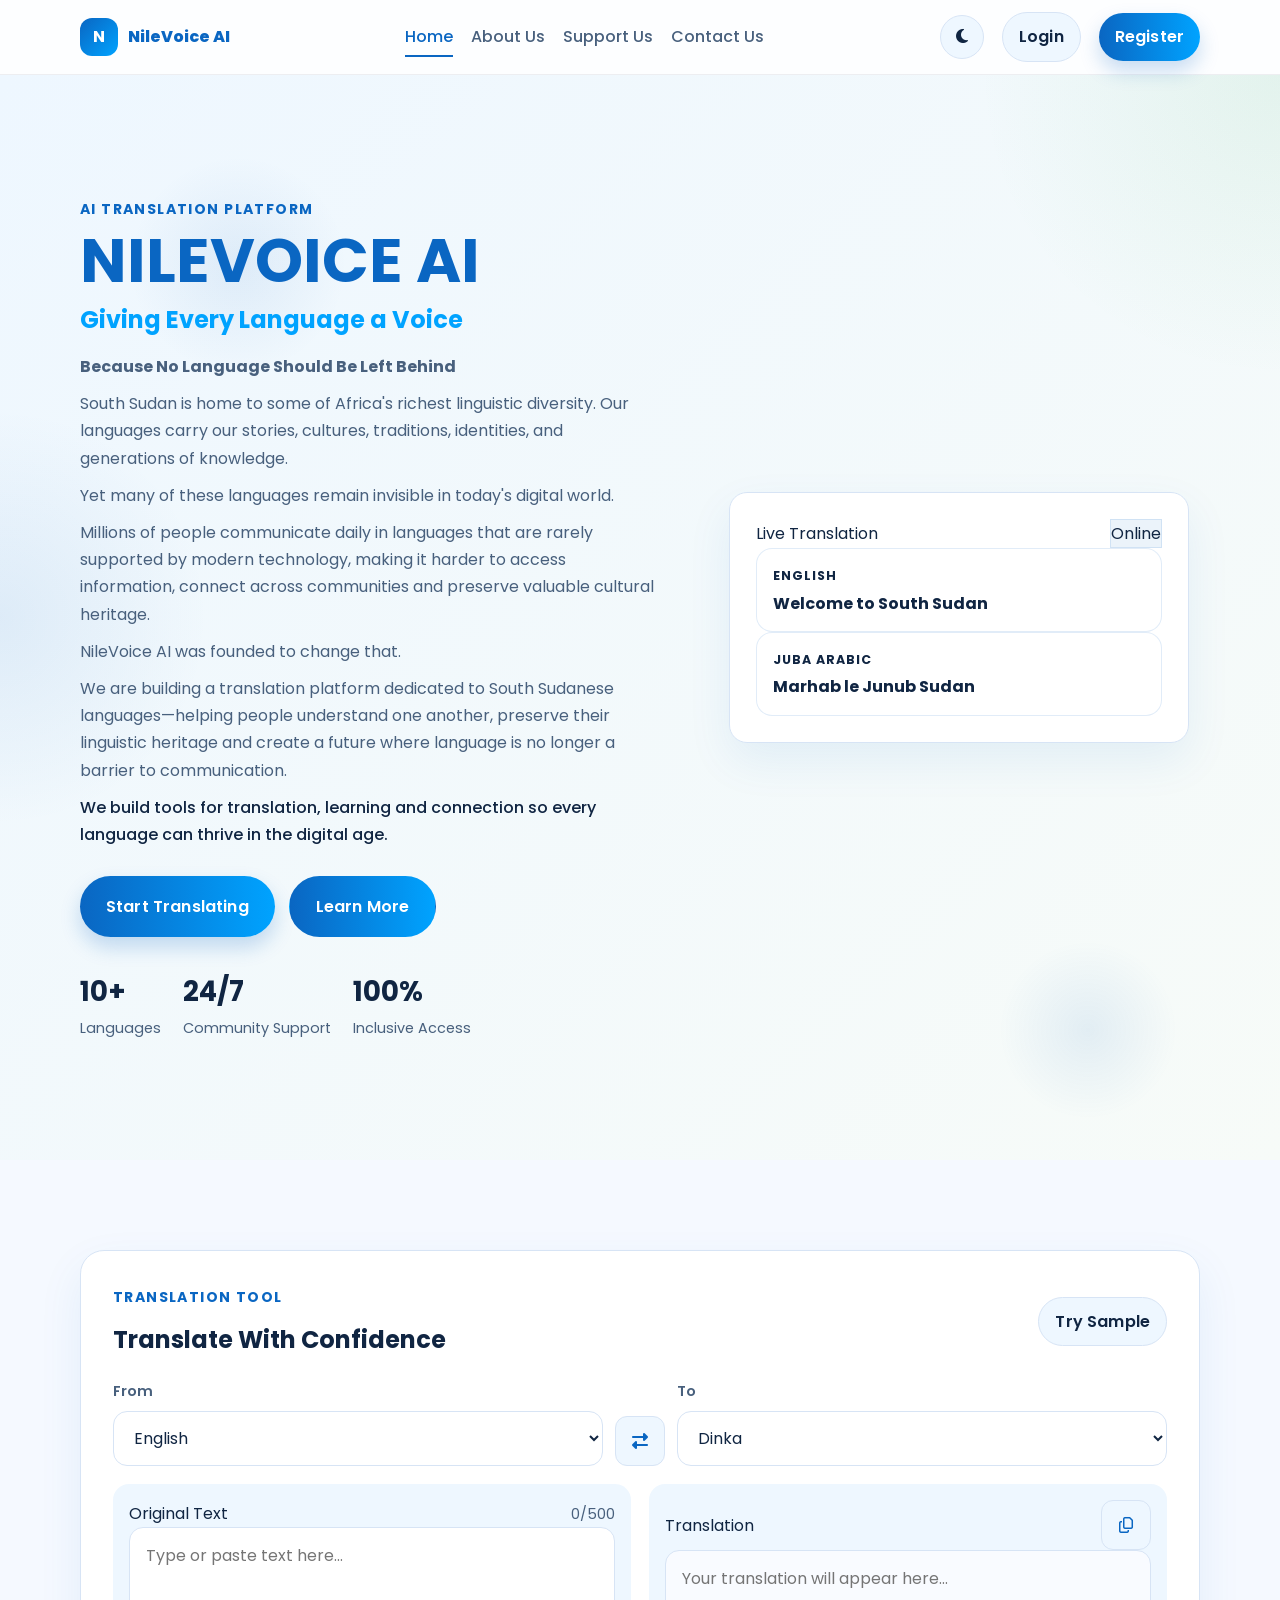
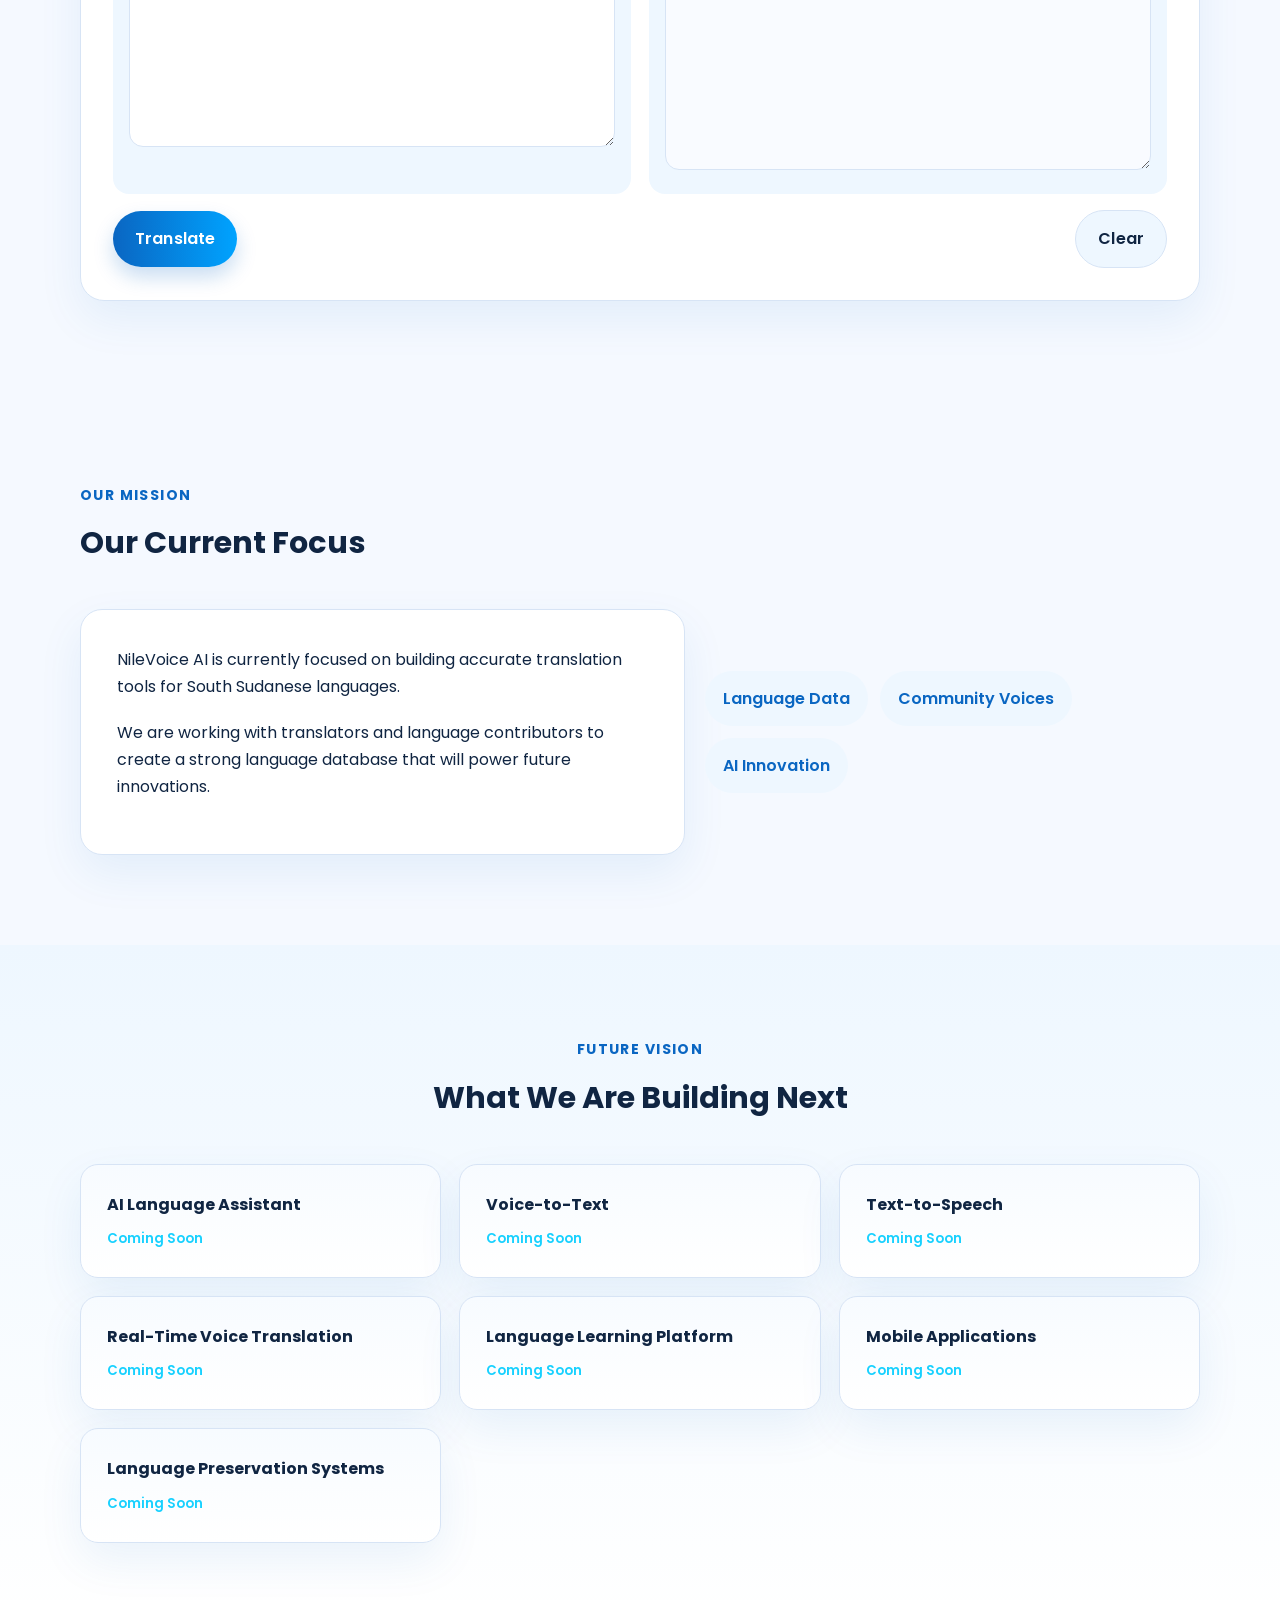
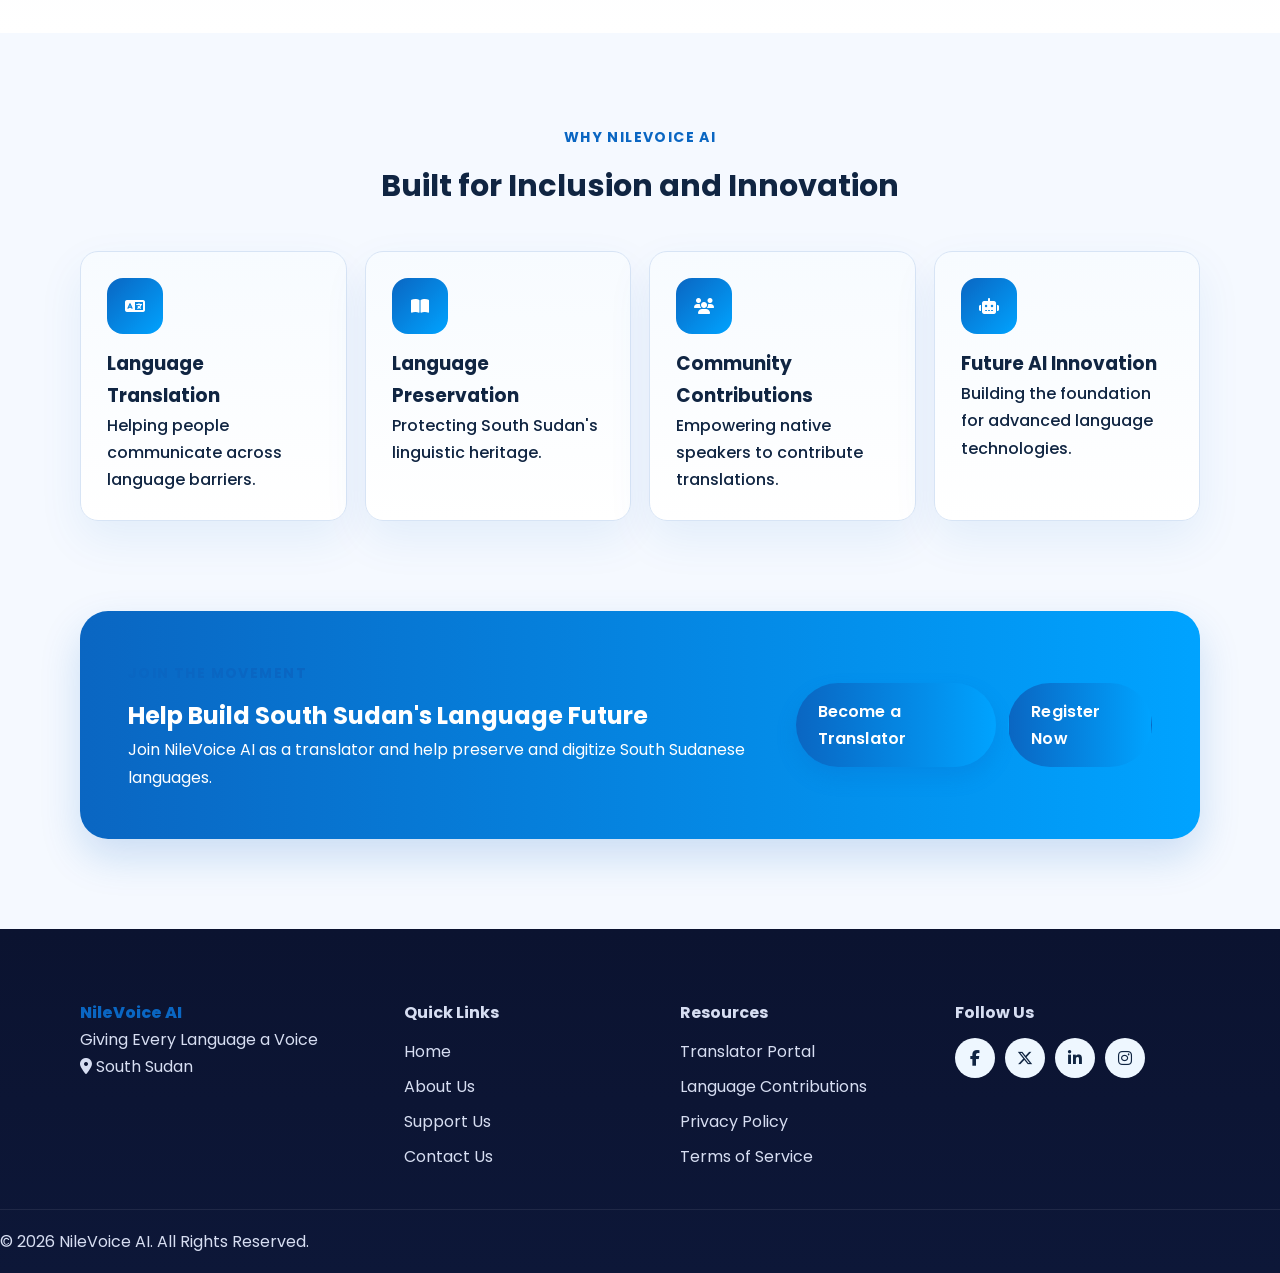
<file: index.html>
<!DOCTYPE html>
<html lang="en">
  <head>
    <meta charset="UTF-8" />
    <meta name="viewport" content="width=device-width, initial-scale=1.0" />
    <meta
      name="description"
      content="NileVoice AI helps people communicate across South Sudan's languages with modern translation tools."
    />
    <title>NileVoice AI | Giving Every Language a Voice</title>
    <link rel="preconnect" href="https://fonts.googleapis.com" />
    <link rel="preconnect" href="https://fonts.gstatic.com" crossorigin />
    <link
      href="https://fonts.googleapis.com/css2?family=Poppins:wght@400;500;600;700;800&display=swap"
      rel="stylesheet"
    />
    <link
      rel="stylesheet"
      href="https://cdnjs.cloudflare.com/ajax/libs/font-awesome/6.5.2/css/all.min.css"
    />
    <link rel="stylesheet" href="styles.css" />
  </head>
  <body data-page="home">
    <header class="site-header">
      <nav class="nav container">
        <a href="index.html" class="logo">
          <span class="logo-icon">N</span>
          NileVoice AI
        </a>
        <button class="nav-toggle" aria-label="Open navigation menu">
          <span></span>
          <span></span>
          <span></span>
        </button>
        <div class="nav-links">
          <a href="index.html" class="nav-link active">Home</a>
          <a href="about.html" class="nav-link">About Us</a>
          <a href="support.html" class="nav-link">Support Us</a>
          <a href="contact.html" class="nav-link">Contact Us</a>
        </div>
        <div class="nav-actions">
          <button class="theme-toggle" id="themeToggle" aria-label="Toggle dark mode">
            <i class="fa-solid fa-moon"></i>
          </button>
          <a href="login.html" class="btn btn-secondary btn-small">Login</a>
          <a href="register.html" class="btn btn-primary btn-small">Register</a>
        </div>
      </nav>
    </header>

    <main>
      <section class="hero">
        <div class="hero-bg"></div>
        <div class="container hero-content scroll-reveal">
          <div>
            <span class="eyebrow">AI Translation Platform</span>
            <h1>NILEVOICE AI</h1>
            <p class="hero-subtitle">Giving Every Language a Voice</p>
            <p class="hero-description">
              <b>Because No Language Should Be Left Behind</b>
            </p>
            <p class="hero-description">
              South Sudan is home to some of Africa's richest linguistic diversity. Our languages carry our stories, cultures, traditions, identities, and generations of knowledge.
            </p>
            <p class="hero-description">
              Yet many of these languages remain invisible in today's digital world.
            </p>
            <p class="hero-description">
              Millions of people communicate daily in languages that are rarely supported by modern technology, making it harder to access information, connect across communities and preserve valuable cultural heritage.
            </p>
            <p class="hero-description">
              NileVoice AI was founded to change that.
            </p>
            <p class="hero-description">
              We are building a translation platform dedicated to South Sudanese languages—helping people understand one another, preserve their linguistic heritage and create a future where language is no longer a barrier to communication.
            </p>
            <p class="hero-description secondary-text">
              We build tools for translation, learning and connection so every language can thrive in the digital age.
            </p>
            <div class="hero-actions">
              <a href="#translation-panel" class="btn btn-primary btn-large scroll-link">Start Translating</a>
              <a href="#about-preview" class="btn btn-outline btn-large scroll-link">Learn More</a>
            </div>
            <div class="hero-stats">
              <div>
                <strong>10+</strong>
                <span>Languages</span>
              </div>
              <div>
                <strong>24/7</strong>
                <span>Community Support</span>
              </div>
              <div>
                <strong>100%</strong>
                <span>Inclusive Access</span>
              </div>
            </div>
          </div>
          <div class="hero-visual">
            <div class="hero-card glass-card scroll-reveal">
              <div class="hero-card-top">
                <span>Live Translation</span>
                <span class="status-pill">Online</span>
              </div>
              <div class="hero-card-body">
                <div>
                  <small>English</small>
                  <p>Welcome to South Sudan</p>
                </div>
                <div>
                  <small>Juba Arabic</small>
                  <p>Marhab le Junub Sudan</p>
                </div>
              </div>
            </div>
          </div>
        </div>
      </section>

      <section class="translation-panel section" id="translation-panel">
        <div class="container">
          <div class="translation-card glass-card scroll-reveal">
            <div class="translation-header">
              <div>
                <span class="eyebrow">Translation Tool</span>
                <h2>Translate With Confidence</h2>
              </div>
              <button class="btn btn-secondary btn-small" id="sampleBtn">Try Sample</button>
            </div>
            <div class="translator-grid">
              <div class="language-box">
                <label for="sourceLanguage">From</label>
                <select id="sourceLanguage">
                  <option>English</option>
                  <option>Juba Arabic</option>
                  <option>Dinka</option>
                  <option>Nuer</option>
                  <option>Bari</option>
                  <option>Zande</option>
                  <option>Shilluk</option>
                  <option>Toposa</option>
                  <option>Acholi</option>
                  <option>Murle</option>
                </select>
              </div>
              <button class="swap-btn" id="swapBtn" aria-label="Swap languages">
                <i class="fa-solid fa-right-left"></i>
              </button>
              <div class="language-box">
                <label for="targetLanguage">To</label>
                <select id="targetLanguage">
                  <option>Dinka</option>
                  <option>English</option>
                  <option>Juba Arabic</option>
                  <option>Nuer</option>
                  <option>Bari</option>
                  <option>Zande</option>
                  <option>Shilluk</option>
                  <option>Toposa</option>
                  <option>Acholi</option>
                  <option>Murle</option>
                </select>
              </div>
            </div>
            <div class="translator-text-grid">
              <div class="text-panel">
                <div class="panel-top">
                  <span>Original Text</span>
                  <span class="char-count" id="sourceCount">0/500</span>
                </div>
                <textarea id="sourceText" maxlength="500" placeholder="Type or paste text here..."></textarea>
              </div>
              <div class="text-panel result-panel">
                <div class="panel-top">
                  <span>Translation</span>
                  <button class="icon-btn" id="copyBtn"><i class="fa-regular fa-copy"></i></button>
                </div>
                <textarea id="resultText" readonly placeholder="Your translation will appear here..."></textarea>
              </div>
            </div>
            <div class="translation-actions">
              <button class="btn btn-primary" id="translateBtn">Translate</button>
              <button class="btn btn-secondary" id="clearBtn">Clear</button>
            </div>
          </div>
        </div>
      </section>

      <section class="section" id="about-preview">
        <div class="container">
          <div class="section-head">
            <span class="eyebrow">Our Mission</span>
            <h2>Our Current Focus</h2>
          </div>
          <div class="focus-grid scroll-reveal">
            <div class="focus-card glass-card">
              <p>
                NileVoice AI is currently focused on building accurate translation tools for South Sudanese languages.
              </p>
              <p>
                We are working with translators and language contributors to create a strong language database that will power future innovations.
              </p>
            </div>
            <div class="focus-highlight">
              <div class="highlight-pill">Language Data</div>
              <div class="highlight-pill">Community Voices</div>
              <div class="highlight-pill">AI Innovation</div>
            </div>
          </div>
        </div>
      </section>

      <section class="section roadmap-section">
        <div class="container">
          <div class="section-head center">
            <span class="eyebrow">Future Vision</span>
            <h2>What We Are Building Next</h2>
          </div>
          <div class="roadmap-grid">
            <div class="roadmap-card"><span>AI Language Assistant</span><small>Coming Soon</small></div>
            <div class="roadmap-card"><span>Voice-to-Text</span><small>Coming Soon</small></div>
            <div class="roadmap-card"><span>Text-to-Speech</span><small>Coming Soon</small></div>
            <div class="roadmap-card"><span>Real-Time Voice Translation</span><small>Coming Soon</small></div>
            <div class="roadmap-card"><span>Language Learning Platform</span><small>Coming Soon</small></div>
            <div class="roadmap-card"><span>Mobile Applications</span><small>Coming Soon</small></div>
            <div class="roadmap-card"><span>Language Preservation Systems</span><small>Coming Soon</small></div>
          </div>
        </div>
      </section>

      <section class="section why-section">
        <div class="container scroll-reveal">
          <div class="section-head center">
            <span class="eyebrow">Why NileVoice AI</span>
            <h2>Built for Inclusion and Innovation</h2>
          </div>
          <div class="feature-grid">
            <div class="feature-card">
              <div class="feature-icon"><i class="fa-solid fa-language"></i></div>
              <h3>Language Translation</h3>
              <p>Helping people communicate across language barriers.</p>
            </div>
            <div class="feature-card">
              <div class="feature-icon"><i class="fa-solid fa-book-open"></i></div>
              <h3>Language Preservation</h3>
              <p>Protecting South Sudan's linguistic heritage.</p>
            </div>
            <div class="feature-card">
              <div class="feature-icon"><i class="fa-solid fa-users"></i></div>
              <h3>Community Contributions</h3>
              <p>Empowering native speakers to contribute translations.</p>
            </div>
            <div class="feature-card">
              <div class="feature-icon"><i class="fa-solid fa-robot"></i></div>
              <h3>Future AI Innovation</h3>
              <p>Building the foundation for advanced language technologies.</p>
            </div>
          </div>
        </div>
      </section>

      <section class="section cta-section">
        <div class="container cta-card scroll-reveal">
          <div>
            <span class="eyebrow">Join the Movement</span>
            <h2>Help Build South Sudan's Language Future</h2>
            <p>
              Join NileVoice AI as a translator and help preserve and digitize South Sudanese languages.
            </p>
          </div>
          <div class="cta-actions">
            <a href="dashboard.html" class="btn btn-primary">Become a Translator</a>
            <a href="register.html" class="btn btn-outline light">Register Now</a>
          </div>
        </div>
      </section>
    </main>

    <footer class="site-footer">
      <div class="container footer-grid">
        <div>
          <a href="index.html" class="logo footer-logo">NileVoice AI</a>
          <p>Giving Every Language a Voice</p>
          <p><i class="fa-solid fa-location-dot"></i> South Sudan</p>
        </div>
        <div>
          <h4>Quick Links</h4>
          <ul>
            <li><a href="index.html">Home</a></li>
            <li><a href="about.html">About Us</a></li>
            <li><a href="support.html">Support Us</a></li>
            <li><a href="contact.html">Contact Us</a></li>
          </ul>
        </div>
        <div>
          <h4>Resources</h4>
          <ul>
            <li><a href="dashboard.html">Translator Portal</a></li>
            <li><a href="#">Language Contributions</a></li>
            <li><a href="#">Privacy Policy</a></li>
            <li><a href="#">Terms of Service</a></li>
          </ul>
        </div>
        <div>
          <h4>Follow Us</h4>
          <div class="social-links">
            <a href="#"><i class="fa-brands fa-facebook-f"></i></a>
            <a href="#"><i class="fa-brands fa-x-twitter"></i></a>
            <a href="#"><i class="fa-brands fa-linkedin-in"></i></a>
            <a href="#"><i class="fa-brands fa-instagram"></i></a>
          </div>
        </div>
      </div>
      <div class="footer-bottom">
        <p>© 2026 NileVoice AI. All Rights Reserved.</p>
      </div>
    </footer>

    <script src="script.js"></script>
  </body>
</html>
</file>
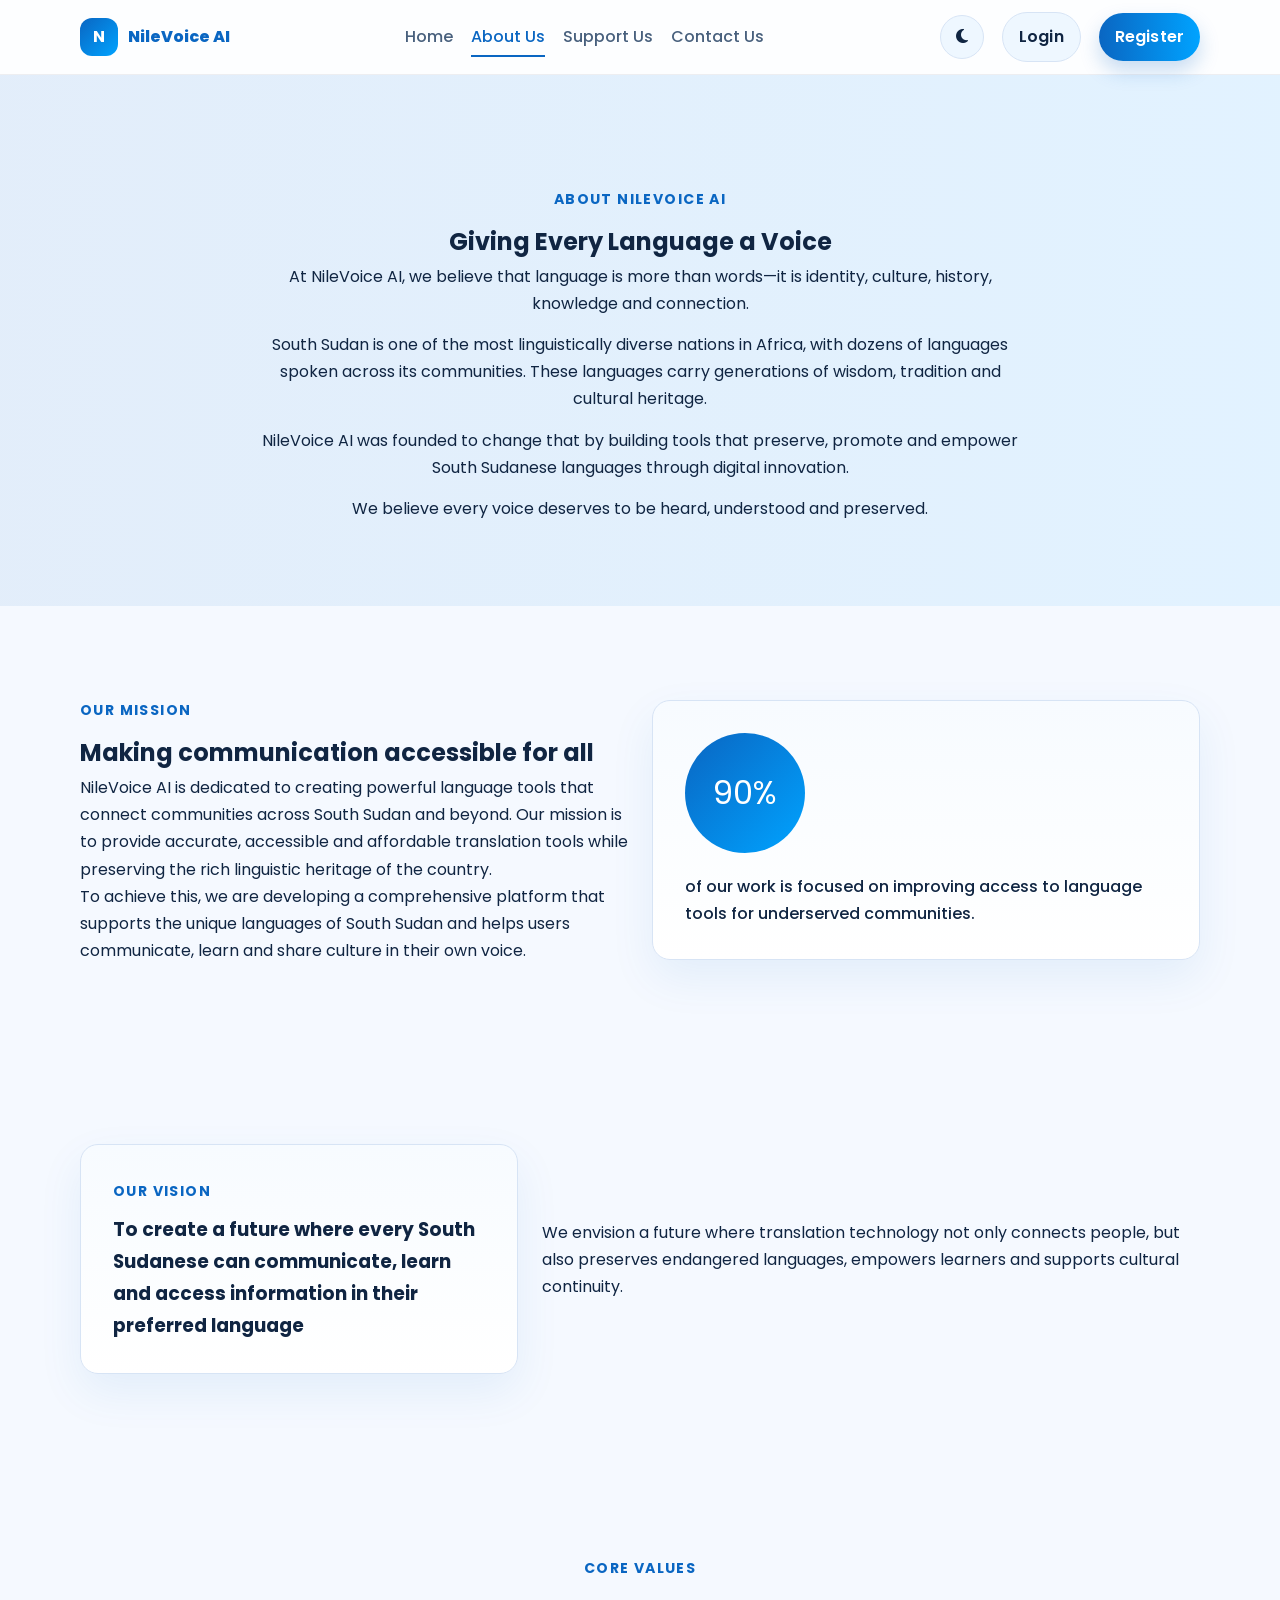
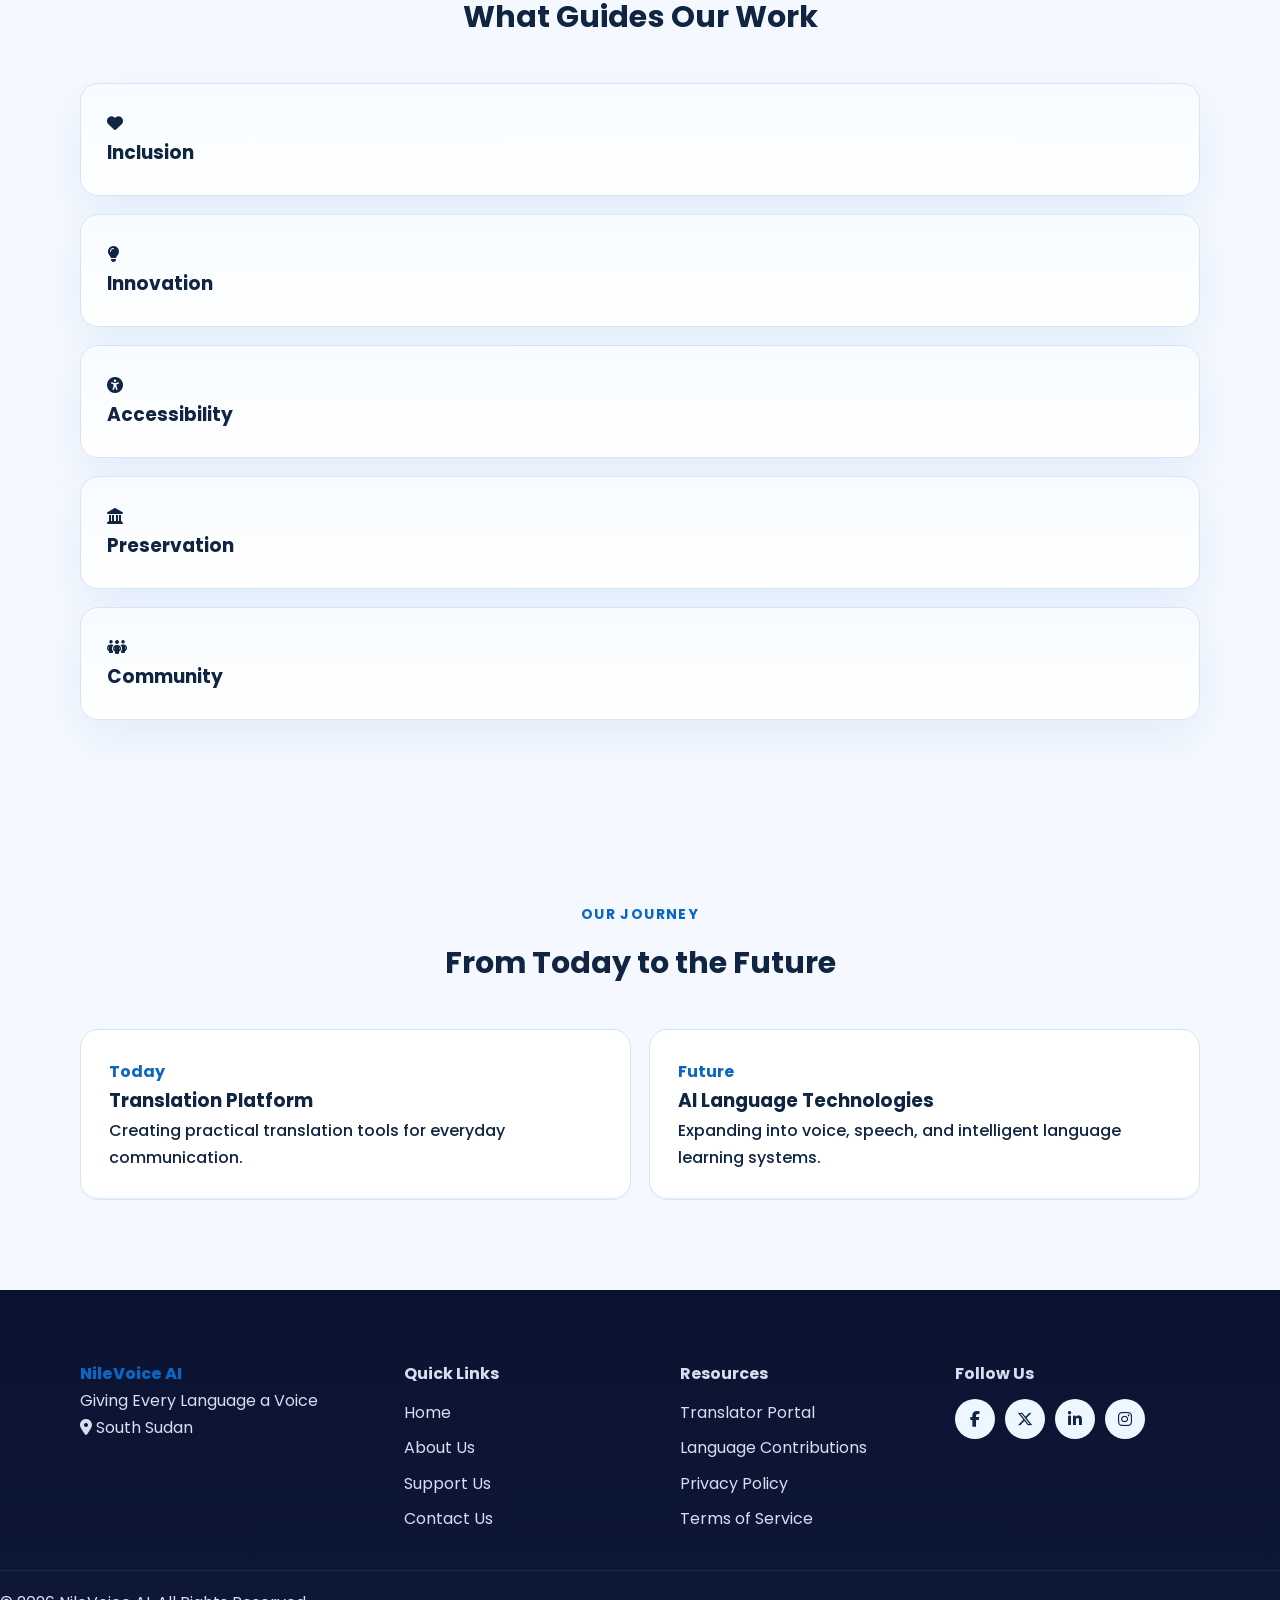
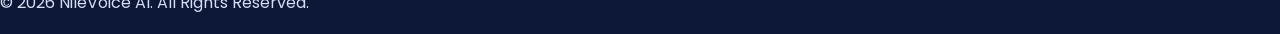
<file: about.html>
<!DOCTYPE html>
<html lang="en">
  <head>
    <meta charset="UTF-8" />
    <meta name="viewport" content="width=device-width, initial-scale=1.0" />
    <title>About Us | NileVoice AI</title>
    <link rel="preconnect" href="https://fonts.googleapis.com" />
    <link rel="preconnect" href="https://fonts.gstatic.com" crossorigin />
    <link
      href="https://fonts.googleapis.com/css2?family=Poppins:wght@400;500;600;700;800&display=swap"
      rel="stylesheet"
    />
    <link
      rel="stylesheet"
      href="https://cdnjs.cloudflare.com/ajax/libs/font-awesome/6.5.2/css/all.min.css"
    />
    <link rel="stylesheet" href="styles.css" />
  </head>
  <body data-page="about">
    <header class="site-header">
      <nav class="nav container">
        <a href="index.html" class="logo">
          <span class="logo-icon">N</span>
          NileVoice AI
        </a>
        <button class="nav-toggle" aria-label="Open navigation menu">
          <span></span>
          <span></span>
          <span></span>
        </button>
        <div class="nav-links">
          <a href="index.html" class="nav-link">Home</a>
          <a href="about.html" class="nav-link active">About Us</a>
          <a href="support.html" class="nav-link">Support Us</a>
          <a href="contact.html" class="nav-link">Contact Us</a>
        </div>
        <div class="nav-actions">
          <button class="theme-toggle" id="themeToggle" aria-label="Toggle dark mode">
            <i class="fa-solid fa-moon"></i>
          </button>
          <a href="login.html" class="btn btn-secondary btn-small">Login</a>
          <a href="register.html" class="btn btn-primary btn-small">Register</a>
        </div>
      </nav>
    </header>

    <main>
      <section class="page-hero">
        <div class="container">
          <span class="eyebrow">About NileVoice AI</span>
          <h1>Giving Every Language a Voice</h1>
          <p>
            At NileVoice AI, we believe that language is more than words—it is identity, culture, history, knowledge and connection.
          </p>
          <p>
            South Sudan is one of the most linguistically diverse nations in Africa, with dozens of languages spoken across its communities. These languages carry generations of wisdom, tradition and cultural heritage.
          </p>
          <p>
            NileVoice AI was founded to change that by building tools that preserve, promote and empower South Sudanese languages through digital innovation.
          </p>
          <p>
            We believe every voice deserves to be heard, understood and preserved.
          </p>
        </div>
      </section>

      <section class="section">
        <div class="container about-grid">
          <div>
            <span class="eyebrow">Our Mission</span>
            <h2>Making communication accessible for all</h2>
            <p>
              NileVoice AI is dedicated to creating powerful language tools that connect communities across South Sudan and beyond. Our mission is to provide accurate, accessible and affordable translation tools while preserving the rich linguistic heritage of the country.
            </p>
            <p>
              To achieve this, we are developing a comprehensive platform that supports the unique languages of South Sudan and helps users communicate, learn and share culture in their own voice.
            </p>
          </div>
          <div class="glass-card mission-card">
            <div class="stat-circle">90%</div>
            <p>of our work is focused on improving access to language tools for underserved communities.</p>
          </div>
        </div>
      </section>

      <section class="section alt-section">
        <div class="container about-grid reverse">
          <div class="glass-card vision-card">
            <span class="eyebrow">Our Vision</span>
            <h3>To create a future where every South Sudanese can communicate, learn and access information in their preferred language</h3>
          </div>
          <div>
            <p>
              We envision a future where translation technology not only connects people, but also preserves endangered languages, empowers learners and supports cultural continuity.
            </p>
          </div>
        </div>
      </section>

      <section class="section">
        <div class="container">
          <div class="section-head center">
            <span class="eyebrow">Core Values</span>
            <h2>What Guides Our Work</h2>
          </div>
          <div class="values-grid">
            <div class="value-card">
              <i class="fa-solid fa-heart"></i>
              <h3>Inclusion</h3>
            </div>
            <div class="value-card">
              <i class="fa-solid fa-lightbulb"></i>
              <h3>Innovation</h3>
            </div>
            <div class="value-card">
              <i class="fa-solid fa-universal-access"></i>
              <h3>Accessibility</h3>
            </div>
            <div class="value-card">
              <i class="fa-solid fa-landmark"></i>
              <h3>Preservation</h3>
            </div>
            <div class="value-card">
              <i class="fa-solid fa-people-group"></i>
              <h3>Community</h3>
            </div>
          </div>
        </div>
      </section>

      <section class="section timeline-section">
        <div class="container">
          <div class="section-head center">
            <span class="eyebrow">Our Journey</span>
            <h2>From Today to the Future</h2>
          </div>
          <div class="timeline">
            <div class="timeline-item">
              <span>Today</span>
              <h3>Translation Platform</h3>
              <p>Creating practical translation tools for everyday communication.</p>
            </div>
            <div class="timeline-item">
              <span>Future</span>
              <h3>AI Language Technologies</h3>
              <p>Expanding into voice, speech, and intelligent language learning systems.</p>
            </div>
          </div>
        </div>
      </section>
    </main>

    <footer class="site-footer">
      <div class="container footer-grid">
        <div>
          <a href="index.html" class="logo footer-logo">NileVoice AI</a>
          <p>Giving Every Language a Voice</p>
          <p><i class="fa-solid fa-location-dot"></i> South Sudan</p>
        </div>
        <div>
          <h4>Quick Links</h4>
          <ul>
            <li><a href="index.html">Home</a></li>
            <li><a href="about.html">About Us</a></li>
            <li><a href="support.html">Support Us</a></li>
            <li><a href="contact.html">Contact Us</a></li>
          </ul>
        </div>
        <div>
          <h4>Resources</h4>
          <ul>
            <li><a href="dashboard.html">Translator Portal</a></li>
            <li><a href="#">Language Contributions</a></li>
            <li><a href="#">Privacy Policy</a></li>
            <li><a href="#">Terms of Service</a></li>
          </ul>
        </div>
        <div>
          <h4>Follow Us</h4>
          <div class="social-links">
            <a href="#"><i class="fa-brands fa-facebook-f"></i></a>
            <a href="#"><i class="fa-brands fa-x-twitter"></i></a>
            <a href="#"><i class="fa-brands fa-linkedin-in"></i></a>
            <a href="#"><i class="fa-brands fa-instagram"></i></a>
          </div>
        </div>
      </div>
      <div class="footer-bottom">
        <p>© 2026 NileVoice AI. All Rights Reserved.</p>
      </div>
    </footer>

    <script src="script.js"></script>
  </body>
</html>
</file>
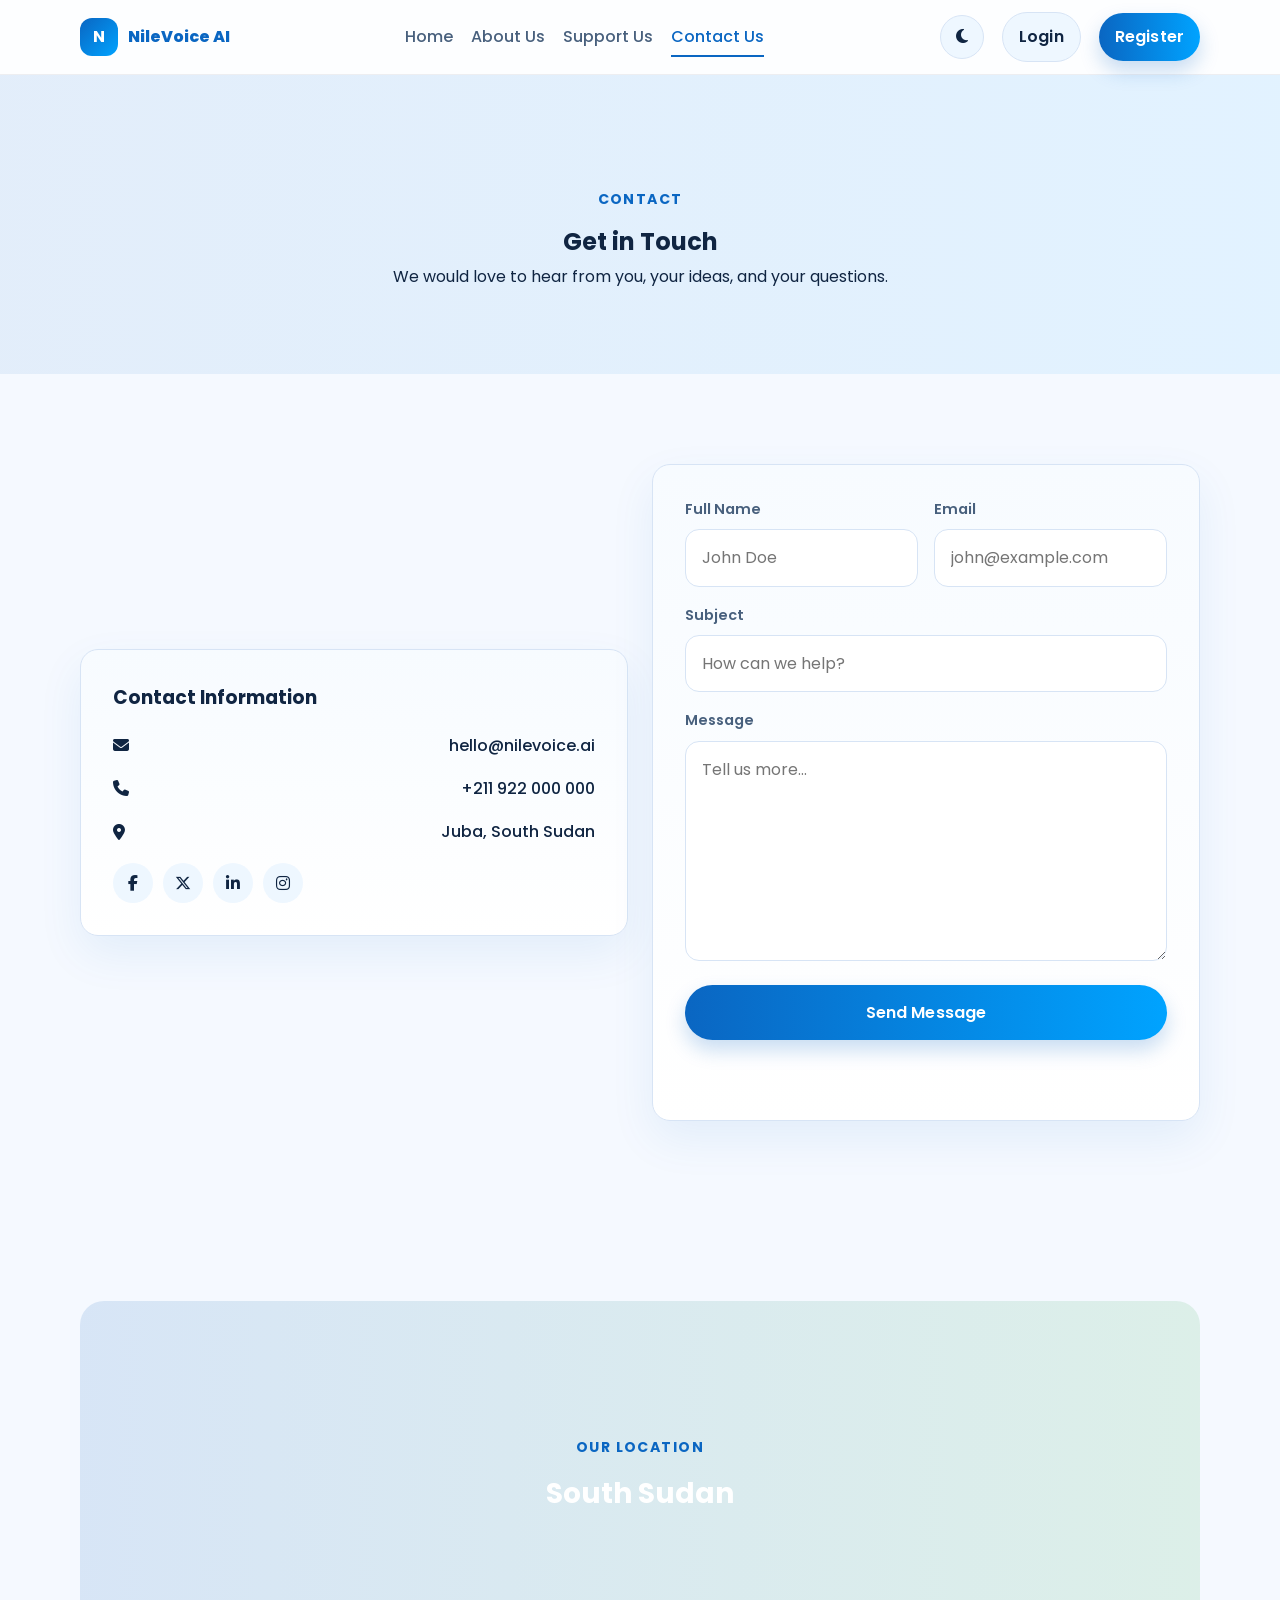
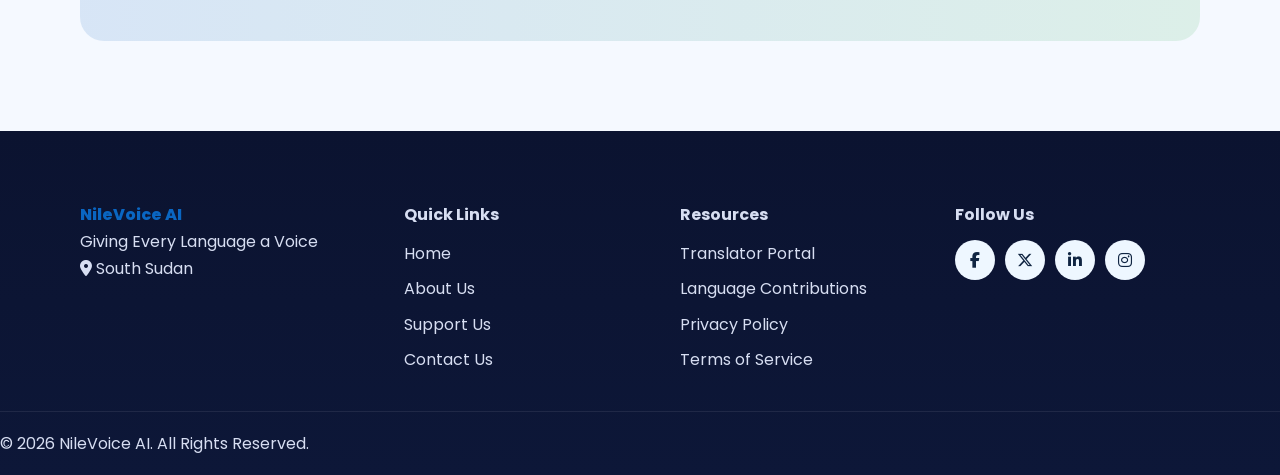
<file: contact.html>
<!DOCTYPE html>
<html lang="en">
  <head>
    <meta charset="UTF-8" />
    <meta name="viewport" content="width=device-width, initial-scale=1.0" />
    <title>Contact Us | NileVoice AI</title>
    <link rel="preconnect" href="https://fonts.googleapis.com" />
    <link rel="preconnect" href="https://fonts.gstatic.com" crossorigin />
    <link
      href="https://fonts.googleapis.com/css2?family=Poppins:wght@400;500;600;700;800&display=swap"
      rel="stylesheet"
    />
    <link
      rel="stylesheet"
      href="https://cdnjs.cloudflare.com/ajax/libs/font-awesome/6.5.2/css/all.min.css"
    />
    <link rel="stylesheet" href="styles.css" />
  </head>
  <body data-page="contact">
    <header class="site-header">
      <nav class="nav container">
        <a href="index.html" class="logo">
          <span class="logo-icon">N</span>
          NileVoice AI
        </a>
        <button class="nav-toggle" aria-label="Open navigation menu">
          <span></span>
          <span></span>
          <span></span>
        </button>
        <div class="nav-links">
          <a href="index.html" class="nav-link">Home</a>
          <a href="about.html" class="nav-link">About Us</a>
          <a href="support.html" class="nav-link">Support Us</a>
          <a href="contact.html" class="nav-link active">Contact Us</a>
        </div>
        <div class="nav-actions">
          <button class="theme-toggle" id="themeToggle" aria-label="Toggle dark mode">
            <i class="fa-solid fa-moon"></i>
          </button>
          <a href="login.html" class="btn btn-secondary btn-small">Login</a>
          <a href="register.html" class="btn btn-primary btn-small">Register</a>
        </div>
      </nav>
    </header>

    <main>
      <section class="page-hero">
        <div class="container">
          <span class="eyebrow">Contact</span>
          <h1>Get in Touch</h1>
          <p>We would love to hear from you, your ideas, and your questions.</p>
        </div>
      </section>

      <section class="section">
        <div class="container contact-layout">
          <div class="contact-info-card glass-card">
            <h3>Contact Information</h3>
            <ul>
              <li><i class="fa-solid fa-envelope"></i> hello@nilevoice.ai</li>
              <li><i class="fa-solid fa-phone"></i> +211 922 000 000</li>
              <li><i class="fa-solid fa-location-dot"></i> Juba, South Sudan</li>
            </ul>
            <div class="social-links large">
              <a href="#"><i class="fa-brands fa-facebook-f"></i></a>
              <a href="#"><i class="fa-brands fa-x-twitter"></i></a>
              <a href="#"><i class="fa-brands fa-linkedin-in"></i></a>
              <a href="#"><i class="fa-brands fa-instagram"></i></a>
            </div>
          </div>
          <div class="contact-form-card glass-card">
            <form id="contactForm" novalidate>
              <div class="form-row">
                <div class="field-group">
                  <label for="contactName">Full Name</label>
                  <input type="text" id="contactName" placeholder="John Doe" />
                </div>
                <div class="field-group">
                  <label for="contactEmail">Email</label>
                  <input type="email" id="contactEmail" placeholder="john@example.com" />
                </div>
              </div>
              <div class="field-group">
                <label for="contactSubject">Subject</label>
                <input type="text" id="contactSubject" placeholder="How can we help?" />
              </div>
              <div class="field-group">
                <label for="contactMessage">Message</label>
                <textarea id="contactMessage" rows="6" placeholder="Tell us more..."></textarea>
              </div>
              <button type="submit" class="btn btn-primary">Send Message</button>
              <p class="form-message" id="contactMessageOutput"></p>
            </form>
          </div>
        </div>
      </section>

      <section class="section map-section">
        <div class="container">
          <div class="map-placeholder">
            <div>
              <span class="eyebrow">Our Location</span>
              <h3>South Sudan</h3>
            </div>
          </div>
        </div>
      </section>
    </main>

    <footer class="site-footer">
      <div class="container footer-grid">
        <div>
          <a href="index.html" class="logo footer-logo">NileVoice AI</a>
          <p>Giving Every Language a Voice</p>
          <p><i class="fa-solid fa-location-dot"></i> South Sudan</p>
        </div>
        <div>
          <h4>Quick Links</h4>
          <ul>
            <li><a href="index.html">Home</a></li>
            <li><a href="about.html">About Us</a></li>
            <li><a href="support.html">Support Us</a></li>
            <li><a href="contact.html">Contact Us</a></li>
          </ul>
        </div>
        <div>
          <h4>Resources</h4>
          <ul>
            <li><a href="dashboard.html">Translator Portal</a></li>
            <li><a href="#">Language Contributions</a></li>
            <li><a href="#">Privacy Policy</a></li>
            <li><a href="#">Terms of Service</a></li>
          </ul>
        </div>
        <div>
          <h4>Follow Us</h4>
          <div class="social-links">
            <a href="#"><i class="fa-brands fa-facebook-f"></i></a>
            <a href="#"><i class="fa-brands fa-x-twitter"></i></a>
            <a href="#"><i class="fa-brands fa-linkedin-in"></i></a>
            <a href="#"><i class="fa-brands fa-instagram"></i></a>
          </div>
        </div>
      </div>
      <div class="footer-bottom">
        <p>© 2026 NileVoice AI. All Rights Reserved.</p>
      </div>
    </footer>

    <script src="script.js"></script>
  </body>
</html>
</file>
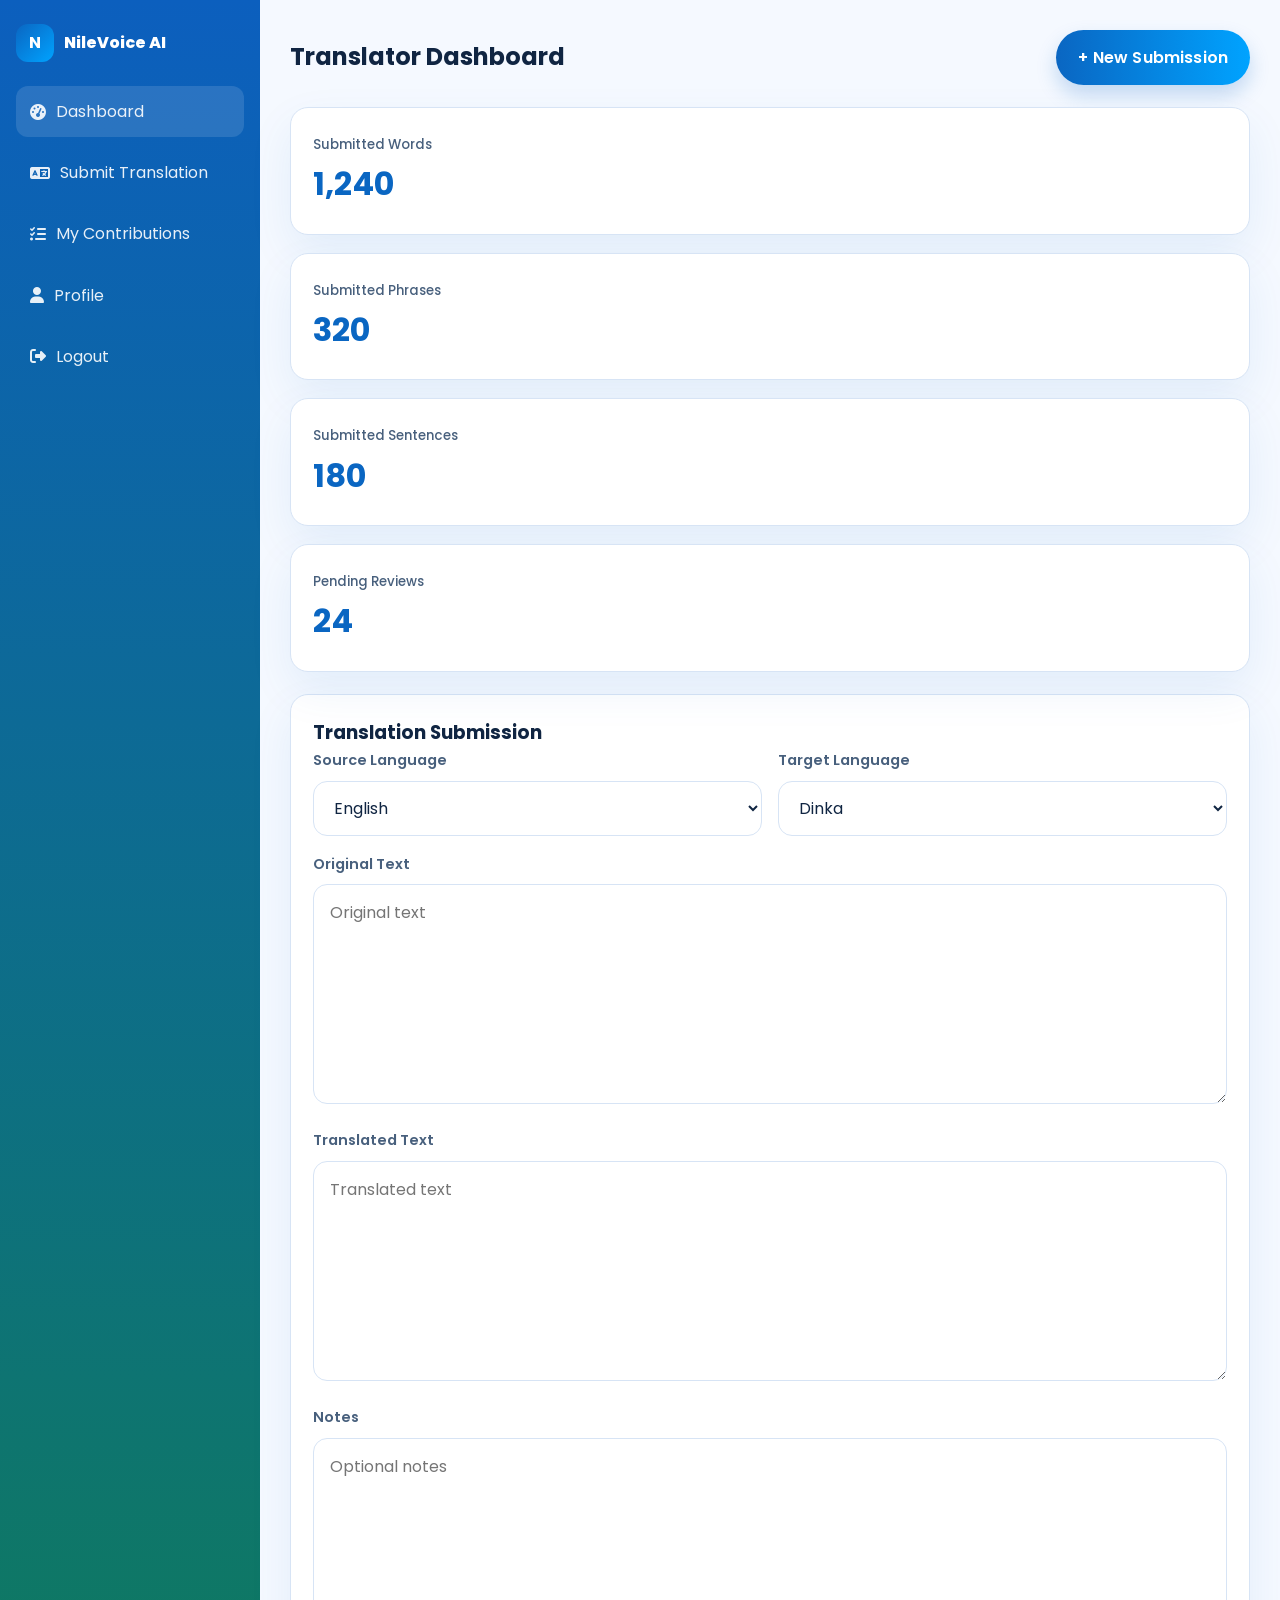
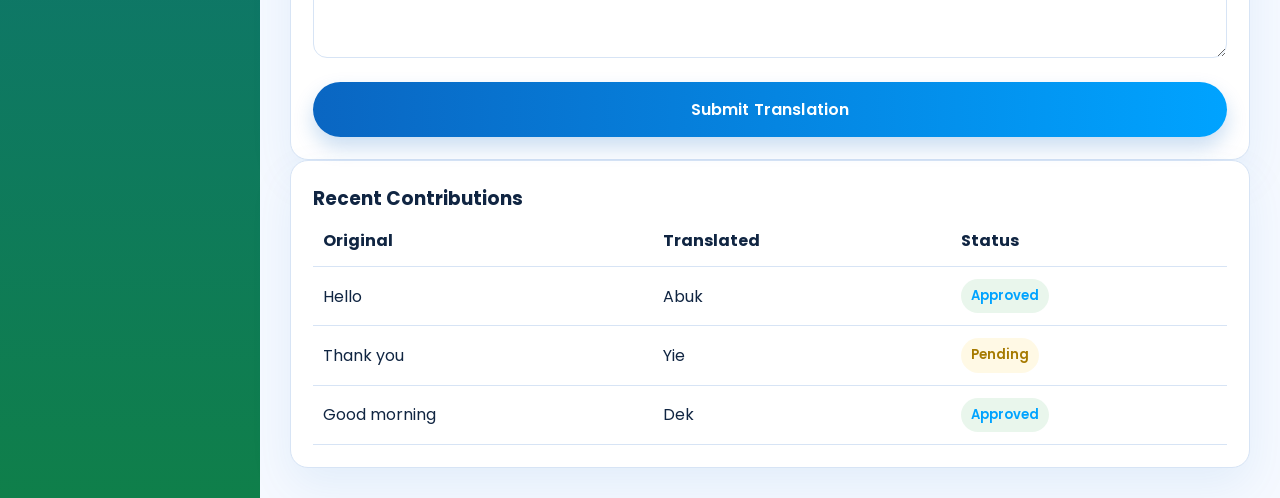
<file: dashboard.html>
<!DOCTYPE html>
<html lang="en">
  <head>
    <meta charset="UTF-8" />
    <meta name="viewport" content="width=device-width, initial-scale=1.0" />
    <title>Dashboard | NileVoice AI</title>
    <link rel="preconnect" href="https://fonts.googleapis.com" />
    <link rel="preconnect" href="https://fonts.gstatic.com" crossorigin />
    <link
      href="https://fonts.googleapis.com/css2?family=Poppins:wght@400;500;600;700;800&display=swap"
      rel="stylesheet"
    />
    <link
      rel="stylesheet"
      href="https://cdnjs.cloudflare.com/ajax/libs/font-awesome/6.5.2/css/all.min.css"
    />
    <link rel="stylesheet" href="styles.css" />
  </head>
  <body data-page="dashboard">
    <div class="dashboard-layout">
      <aside class="sidebar">
        <div>
          <a href="index.html" class="logo sidebar-logo">
            <span class="logo-icon">N</span>
            NileVoice AI
          </a>
        </div>
        <nav>
          <a class="active" href="#"><i class="fa-solid fa-gauge-high"></i> Dashboard</a>
          <a href="#"><i class="fa-solid fa-language"></i> Submit Translation</a>
          <a href="#"><i class="fa-solid fa-list-check"></i> My Contributions</a>
          <a href="#"><i class="fa-solid fa-user"></i> Profile</a>
          <a href="index.html"><i class="fa-solid fa-right-from-bracket"></i> Logout</a>
        </nav>
      </aside>
      <main class="dashboard-main">
        <header class="dashboard-topbar">
          <h2>Translator Dashboard</h2>
          <button class="btn btn-primary">+ New Submission</button>
        </header>
        <section class="dashboard-cards">
          <div class="dashboard-card">
            <small>Submitted Words</small>
            <h3>1,240</h3>
          </div>
          <div class="dashboard-card">
            <small>Submitted Phrases</small>
            <h3>320</h3>
          </div>
          <div class="dashboard-card">
            <small>Submitted Sentences</small>
            <h3>180</h3>
          </div>
          <div class="dashboard-card">
            <small>Pending Reviews</small>
            <h3>24</h3>
          </div>
        </section>
        <section class="dashboard-panel">
          <h3>Translation Submission</h3>
          <form class="submission-form">
            <div class="form-row">
              <div class="field-group">
                <label>Source Language</label>
                <select>
                  <option>English</option>
                  <option>Dinka</option>
                </select>
              </div>
              <div class="field-group">
                <label>Target Language</label>
                <select>
                  <option>Dinka</option>
                  <option>English</option>
                </select>
              </div>
            </div>
            <div class="field-group">
              <label>Original Text</label>
              <textarea rows="3" placeholder="Original text"></textarea>
            </div>
            <div class="field-group">
              <label>Translated Text</label>
              <textarea rows="3" placeholder="Translated text"></textarea>
            </div>
            <div class="field-group">
              <label>Notes</label>
              <textarea rows="2" placeholder="Optional notes"></textarea>
            </div>
            <button class="btn btn-primary">Submit Translation</button>
          </form>
        </section>
        <section class="dashboard-panel">
          <h3>Recent Contributions</h3>
          <div class="table-wrap">
            <table>
              <thead>
                <tr>
                  <th>Original</th>
                  <th>Translated</th>
                  <th>Status</th>
                </tr>
              </thead>
              <tbody>
                <tr>
                  <td>Hello</td>
                  <td>Abuk</td>
                  <td><span class="status approved">Approved</span></td>
                </tr>
                <tr>
                  <td>Thank you</td>
                  <td>Yie</td>
                  <td><span class="status pending">Pending</span></td>
                </tr>
                <tr>
                  <td>Good morning</td>
                  <td>Dek</td>
                  <td><span class="status approved">Approved</span></td>
                </tr>
              </tbody>
            </table>
          </div>
        </section>
      </main>
    </div>

    <script src="script.js"></script>
  </body>
</html>
</file>
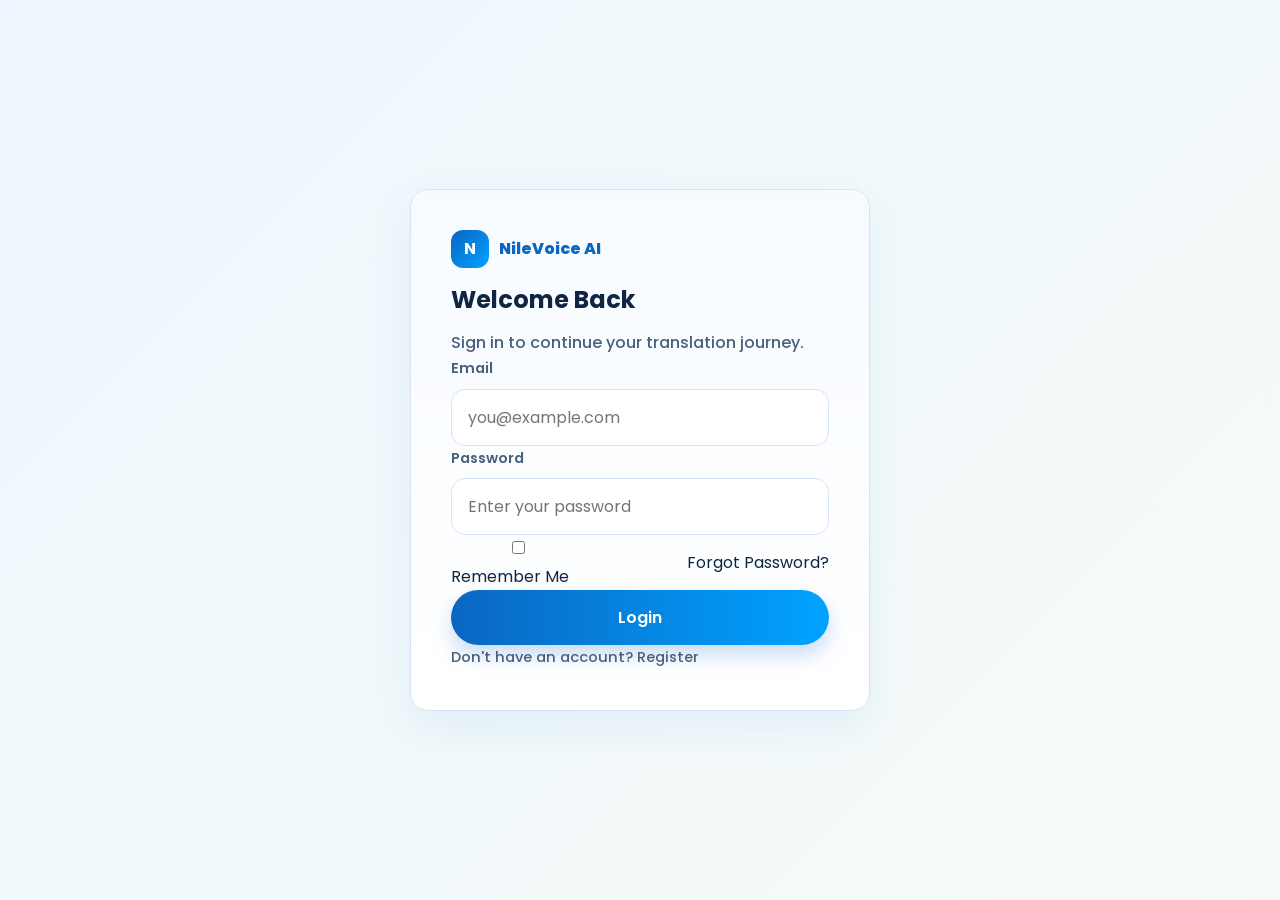
<file: login.html>
<!DOCTYPE html>
<html lang="en">
  <head>
    <meta charset="UTF-8" />
    <meta name="viewport" content="width=device-width, initial-scale=1.0" />
    <title>Login | NileVoice AI</title>
    <link rel="preconnect" href="https://fonts.googleapis.com" />
    <link rel="preconnect" href="https://fonts.gstatic.com" crossorigin />
    <link
      href="https://fonts.googleapis.com/css2?family=Poppins:wght@400;500;600;700;800&display=swap"
      rel="stylesheet"
    />
    <link
      rel="stylesheet"
      href="https://cdnjs.cloudflare.com/ajax/libs/font-awesome/6.5.2/css/all.min.css"
    />
    <link rel="stylesheet" href="styles.css" />
  </head>
  <body data-page="login">
    <div class="auth-page">
      <div class="auth-card glass-card">
        <div class="auth-brand">
          <a href="index.html" class="logo">
            <span class="logo-icon">N</span>
            NileVoice AI
          </a>
        </div>
        <h2>Welcome Back</h2>
        <p>Sign in to continue your translation journey.</p>
        <form id="loginForm">
          <div class="field-group">
            <label for="loginEmail">Email</label>
            <input type="email" id="loginEmail" placeholder="you@example.com" />
          </div>
          <div class="field-group">
            <label for="loginPassword">Password</label>
            <input type="password" id="loginPassword" placeholder="Enter your password" />
          </div>
          <div class="auth-options">
            <label><input type="checkbox" /> Remember Me</label>
            <a href="#">Forgot Password?</a>
          </div>
          <button type="submit" class="btn btn-primary btn-full">Login</button>
          <p class="auth-footer">Don't have an account? <a href="register.html">Register</a></p>
        </form>
      </div>
    </div>

    <script src="script.js"></script>
  </body>
</html>
</file>
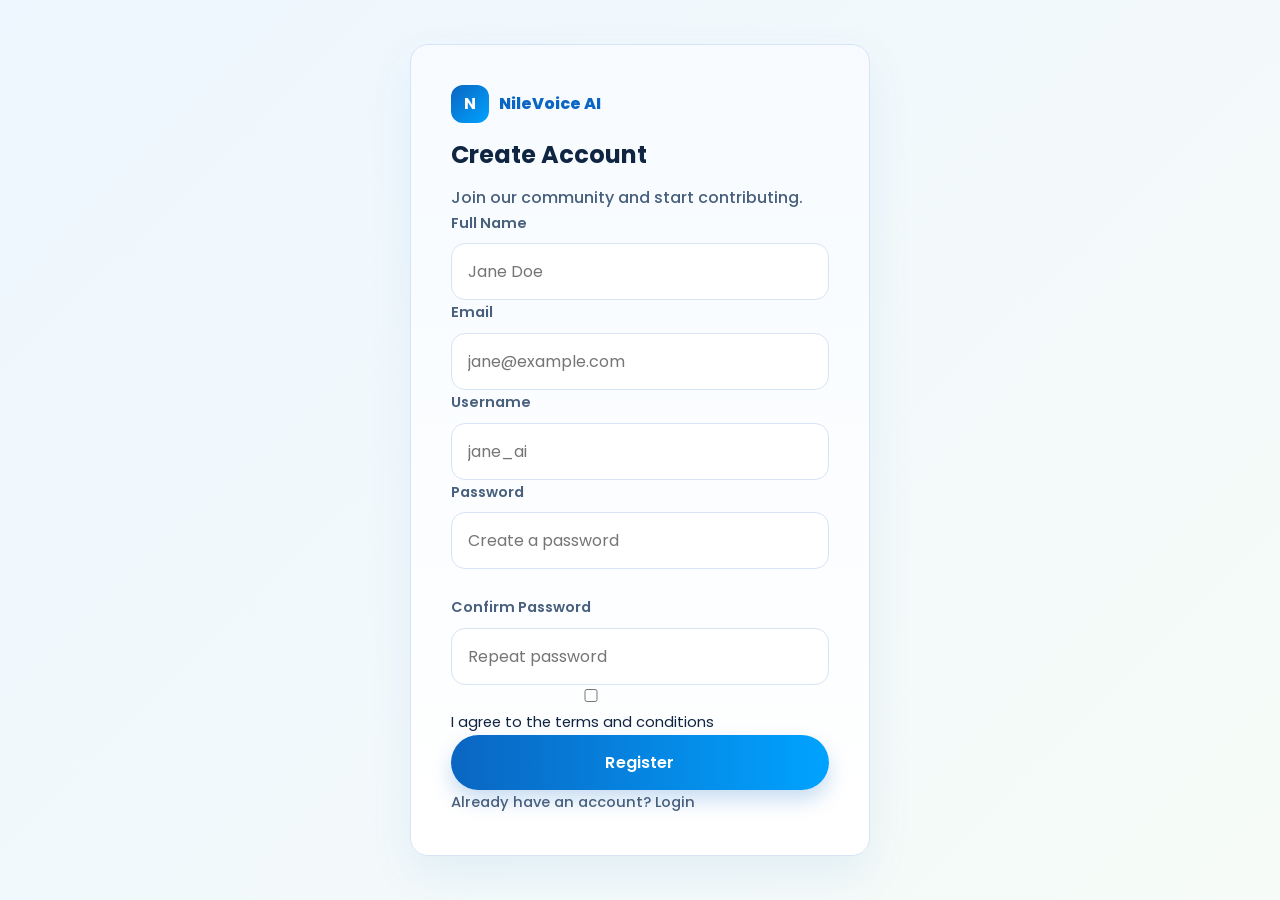
<file: register.html>
<!DOCTYPE html>
<html lang="en">
  <head>
    <meta charset="UTF-8" />
    <meta name="viewport" content="width=device-width, initial-scale=1.0" />
    <title>Register | NileVoice AI</title>
    <link rel="preconnect" href="https://fonts.googleapis.com" />
    <link rel="preconnect" href="https://fonts.gstatic.com" crossorigin />
    <link
      href="https://fonts.googleapis.com/css2?family=Poppins:wght@400;500;600;700;800&display=swap"
      rel="stylesheet"
    />
    <link
      rel="stylesheet"
      href="https://cdnjs.cloudflare.com/ajax/libs/font-awesome/6.5.2/css/all.min.css"
    />
    <link rel="stylesheet" href="styles.css" />
  </head>
  <body data-page="register">
    <div class="auth-page">
      <div class="auth-card glass-card">
        <div class="auth-brand">
          <a href="index.html" class="logo">
            <span class="logo-icon">N</span>
            NileVoice AI
          </a>
        </div>
        <h2>Create Account</h2>
        <p>Join our community and start contributing.</p>
        <form id="registerForm">
          <div class="field-group">
            <label for="registerName">Full Name</label>
            <input type="text" id="registerName" placeholder="Jane Doe" />
          </div>
          <div class="field-group">
            <label for="registerEmail">Email</label>
            <input type="email" id="registerEmail" placeholder="jane@example.com" />
          </div>
          <div class="field-group">
            <label for="registerUsername">Username</label>
            <input type="text" id="registerUsername" placeholder="jane_ai" />
          </div>
          <div class="field-group">
            <label for="registerPassword">Password</label>
            <input type="password" id="registerPassword" placeholder="Create a password" />
            <div class="password-strength" id="passwordStrength"></div>
          </div>
          <div class="field-group">
            <label for="registerConfirmPassword">Confirm Password</label>
            <input type="password" id="registerConfirmPassword" placeholder="Repeat password" />
          </div>
          <div class="auth-options checkbox-row">
            <label><input type="checkbox" id="agreeTerms" /> I agree to the terms and conditions</label>
          </div>
          <button type="submit" class="btn btn-primary btn-full">Register</button>
          <p class="auth-footer">Already have an account? <a href="login.html">Login</a></p>
        </form>
      </div>
    </div>

    <script src="script.js"></script>
  </body>
</html>
</file>
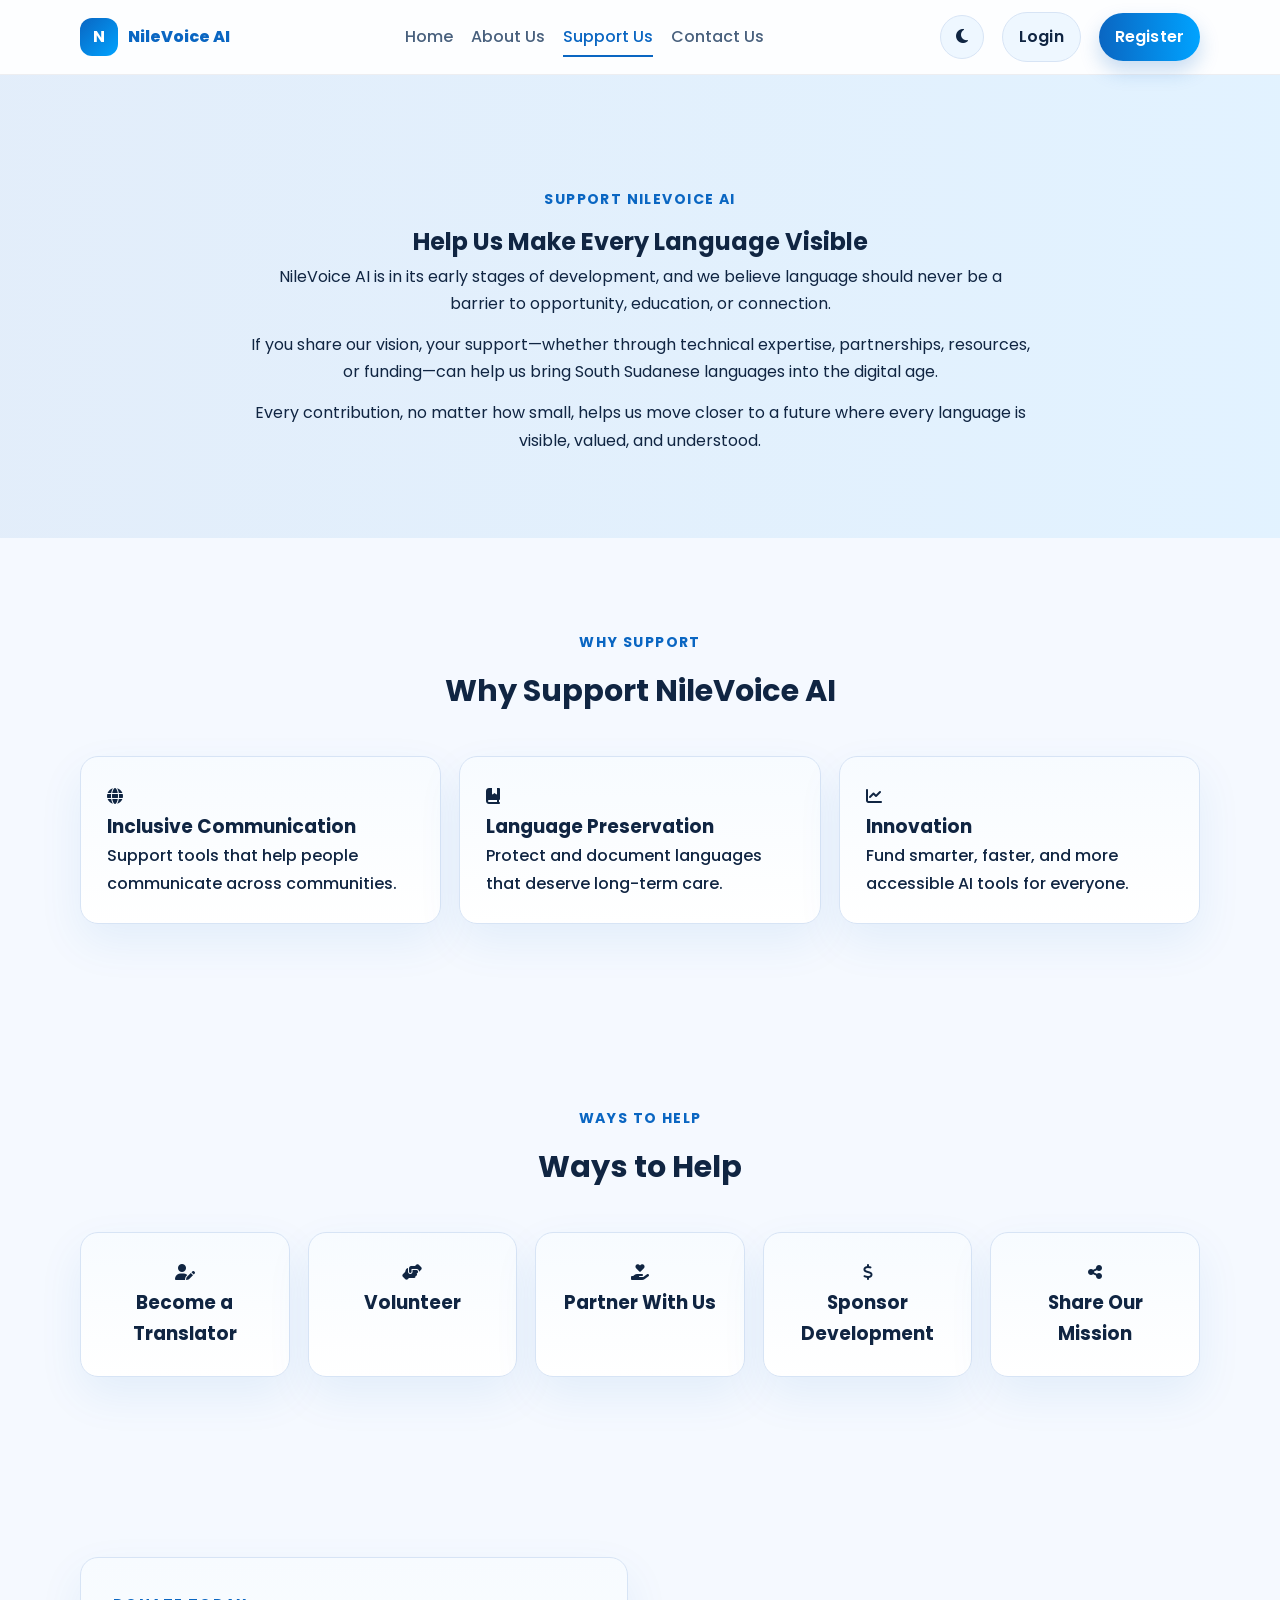
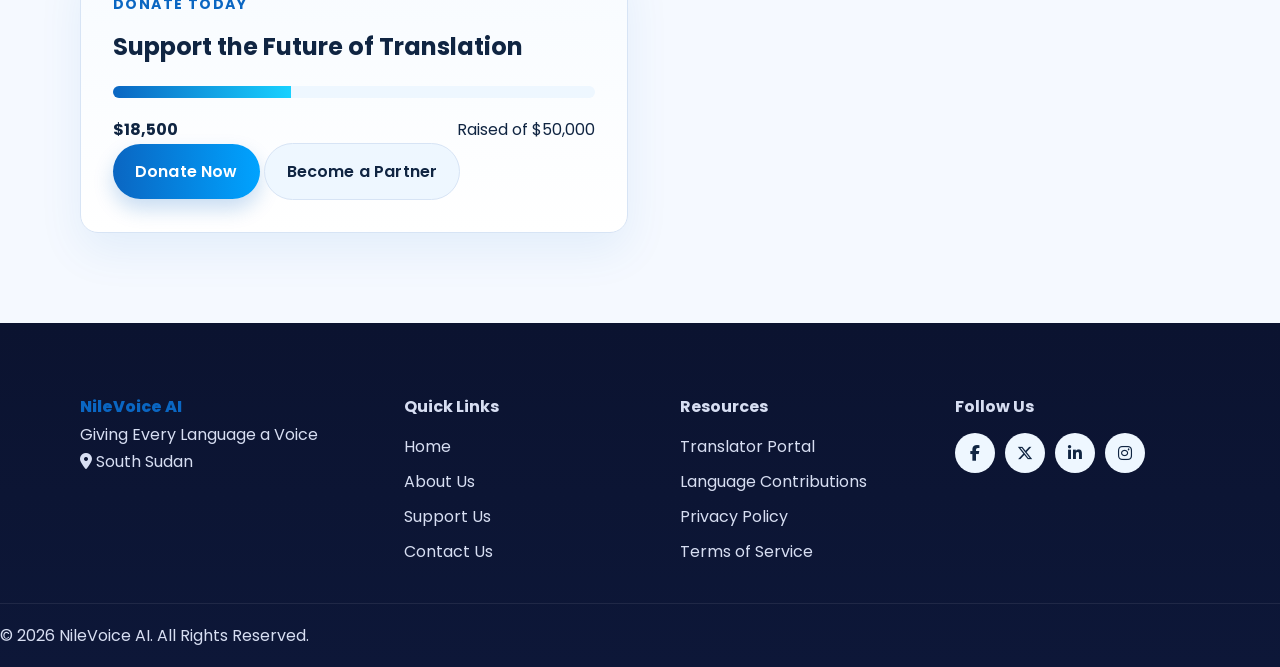
<file: support.html>
<!DOCTYPE html>
<html lang="en">
  <head>
    <meta charset="UTF-8" />
    <meta name="viewport" content="width=device-width, initial-scale=1.0" />
    <title>Support Us | NileVoice AI</title>
    <link rel="preconnect" href="https://fonts.googleapis.com" />
    <link rel="preconnect" href="https://fonts.gstatic.com" crossorigin />
    <link
      href="https://fonts.googleapis.com/css2?family=Poppins:wght@400;500;600;700;800&display=swap"
      rel="stylesheet"
    />
    <link
      rel="stylesheet"
      href="https://cdnjs.cloudflare.com/ajax/libs/font-awesome/6.5.2/css/all.min.css"
    />
    <link rel="stylesheet" href="styles.css" />
  </head>
  <body data-page="support">
    <header class="site-header">
      <nav class="nav container">
        <a href="index.html" class="logo">
          <span class="logo-icon">N</span>
          NileVoice AI
        </a>
        <button class="nav-toggle" aria-label="Open navigation menu">
          <span></span>
          <span></span>
          <span></span>
        </button>
        <div class="nav-links">
          <a href="index.html" class="nav-link">Home</a>
          <a href="about.html" class="nav-link">About Us</a>
          <a href="support.html" class="nav-link active">Support Us</a>
          <a href="contact.html" class="nav-link">Contact Us</a>
        </div>
        <div class="nav-actions">
          <button class="theme-toggle" id="themeToggle" aria-label="Toggle dark mode">
            <i class="fa-solid fa-moon"></i>
          </button>
          <a href="login.html" class="btn btn-secondary btn-small">Login</a>
          <a href="register.html" class="btn btn-primary btn-small">Register</a>
        </div>
      </nav>
    </header>

    <main>
      <section class="page-hero">
        <div class="container">
          <span class="eyebrow">Support NileVoice AI</span>
          <h1>Help Us Make Every Language Visible</h1>
          <p>
            NileVoice AI is in its early stages of development, and we believe language should never be a barrier to opportunity, education, or connection.
          </p>
          <p>
            If you share our vision, your support—whether through technical expertise, partnerships, resources, or funding—can help us bring South Sudanese languages into the digital age.
          </p>
          <p>
            Every contribution, no matter how small, helps us move closer to a future where every language is visible, valued, and understood.
          </p>
        </div>
      </section>

      <section class="section">
        <div class="container">
          <div class="section-head center">
            <span class="eyebrow">Why Support</span>
            <h2>Why Support NileVoice AI</h2>
          </div>
          <div class="support-grid">
            <div class="support-card">
              <i class="fa-solid fa-globe"></i>
              <h3>Inclusive Communication</h3>
              <p>Support tools that help people communicate across communities.</p>
            </div>
            <div class="support-card">
              <i class="fa-solid fa-book-bookmark"></i>
              <h3>Language Preservation</h3>
              <p>Protect and document languages that deserve long-term care.</p>
            </div>
            <div class="support-card">
              <i class="fa-solid fa-chart-line"></i>
              <h3>Innovation</h3>
              <p>Fund smarter, faster, and more accessible AI tools for everyone.</p>
            </div>
          </div>
        </div>
      </section>

      <section class="section alt-section">
        <div class="container">
          <div class="section-head center">
            <span class="eyebrow">Ways to Help</span>
            <h2>Ways to Help</h2>
          </div>
          <div class="ways-grid">
            <div class="way-card"><i class="fa-solid fa-user-edit"></i><h3>Become a Translator</h3></div>
            <div class="way-card"><i class="fa-solid fa-handshake-angle"></i><h3>Volunteer</h3></div>
            <div class="way-card"><i class="fa-solid fa-hand-holding-heart"></i><h3>Partner With Us</h3></div>
            <div class="way-card"><i class="fa-solid fa-dollar-sign"></i><h3>Sponsor Development</h3></div>
            <div class="way-card"><i class="fa-solid fa-share-nodes"></i><h3>Share Our Mission</h3></div>
          </div>
        </div>
      </section>

      <section class="section">
        <div class="container donation-section">
          <div class="donation-card glass-card">
            <span class="eyebrow">Donate Today</span>
            <h2>Support the Future of Translation</h2>
            <div class="progress-bar"><span></span></div>
            <div class="donation-meta">
              <strong>$18,500</strong>
              <span>Raised of $50,000</span>
            </div>
            <div class="donation-actions">
              <button class="btn btn-primary">Donate Now</button>
              <button class="btn btn-secondary">Become a Partner</button>
            </div>
          </div>
        </div>
      </section>
    </main>

    <footer class="site-footer">
      <div class="container footer-grid">
        <div>
          <a href="index.html" class="logo footer-logo">NileVoice AI</a>
          <p>Giving Every Language a Voice</p>
          <p><i class="fa-solid fa-location-dot"></i> South Sudan</p>
        </div>
        <div>
          <h4>Quick Links</h4>
          <ul>
            <li><a href="index.html">Home</a></li>
            <li><a href="about.html">About Us</a></li>
            <li><a href="support.html">Support Us</a></li>
            <li><a href="contact.html">Contact Us</a></li>
          </ul>
        </div>
        <div>
          <h4>Resources</h4>
          <ul>
            <li><a href="dashboard.html">Translator Portal</a></li>
            <li><a href="#">Language Contributions</a></li>
            <li><a href="#">Privacy Policy</a></li>
            <li><a href="#">Terms of Service</a></li>
          </ul>
        </div>
        <div>
          <h4>Follow Us</h4>
          <div class="social-links">
            <a href="#"><i class="fa-brands fa-facebook-f"></i></a>
            <a href="#"><i class="fa-brands fa-x-twitter"></i></a>
            <a href="#"><i class="fa-brands fa-linkedin-in"></i></a>
            <a href="#"><i class="fa-brands fa-instagram"></i></a>
          </div>
        </div>
      </div>
      <div class="footer-bottom">
        <p>© 2026 NileVoice AI. All Rights Reserved.</p>
      </div>
    </footer>

    <script src="script.js"></script>
  </body>
</html>
</file>
<file: styles.css>
/* =========================
   Base theme & design tokens
   ========================= */
:root {
  --primary: #0A66C2;
  --secondary: #00A3FF;
  --accent: #18D1FF;
  --white: #ffffff;
  --surface: #eef7ff;
  --bg: #f5f9ff;
  --text: #102542;
  --muted: #48607d;
  --border: #d7e4f5;
  --shadow: 0 18px 45px rgba(10, 102, 194, 0.08);
  --radius: 18px;
  --transition: 0.3s ease;
}

:root.dark {
  --primary: #3FA7FF;
  --secondary: #00D4FF;
  --accent: #8BE9FF;
  --white: #0B162D;
  --surface: #102347;
  --bg: #081126;
  --text: #E9F3FF;
  --muted: #C8DBF7;
  --border: #1E365F;
  --shadow: 0 18px 45px rgba(0, 0, 0, 0.45);
}

:root.theme-sunrise {
  --primary: #0D3B66;
  --secondary: #1E90FF;
  --accent: #1DD3FF;
  --white: #F5FBFF;
  --surface: #E8F7FF;
  --bg: #EEF9FF;
  --text: #0F2340;
  --muted: #375173;
  --border: #C8E5F7;
  --shadow: 0 18px 45px rgba(13, 59, 102, 0.12);
}

* {
  box-sizing: border-box;
  margin: 0;
  padding: 0;
}

html {
  scroll-behavior: smooth;
}

body {
  font-family: 'Poppins', sans-serif;
  background: var(--bg);
  color: var(--text);
  line-height: 1.7;
  font-size: 16px;
  transition: background var(--transition), color var(--transition);
  overflow-x: hidden;
}

img {
  max-width: 100%;
}

@keyframes floaty {
  0%, 100% { transform: translateY(0px); }
  50% { transform: translateY(-10px); }
}

@keyframes fadeUp {
  from {
    opacity: 0;
    transform: translateY(24px);
  }
  to {
    opacity: 1;
    transform: translateY(0);
  }
}

@keyframes pulseGlow {
  0%, 100% { box-shadow: 0 0 0 0 rgba(0, 87, 184, 0.15); }
  50% { box-shadow: 0 0 0 12px rgba(0, 87, 184, 0); }
}

.scroll-reveal {
  opacity: 0;
  transform: translateY(30px);
  transition: opacity 0.7s ease, transform 0.7s ease;
}

.scroll-reveal.visible {
  opacity: 1;
  transform: translateY(0);
}

a {
  color: inherit;
  text-decoration: none;
}

button,
input,
select,
textarea {
  font: inherit;
}

button {
  cursor: pointer;
}

.container {
  width: min(1120px, 92%);
  margin: 0 auto;
}

.section {
  padding: 90px 0;
}

.section-head {
  margin-bottom: 40px;
}

.section-head h2 {
  font-size: clamp(1.9rem, 2vw, 2.7rem);
}

.center {
  text-align: center;
}

.eyebrow {
  display: inline-block;
  color: var(--primary);
  font-size: 0.88rem;
  font-weight: 700;
  text-transform: uppercase;
  letter-spacing: 0.1em;
  margin-bottom: 10px;
}

.site-header {
  position: sticky;
  top: 0;
  z-index: 1000;
  background: rgba(255, 255, 255, 0.78);
  backdrop-filter: blur(14px);
  border-bottom: 1px solid rgba(229, 231, 235, 0.7);
}

:root.dark .site-header {
  background: rgba(15, 23, 42, 0.78);
}

.nav {
  display: flex;
  align-items: center;
  justify-content: space-between;
  min-height: 74px;
  gap: 15px;
}

.logo {
  display: inline-flex;
  align-items: center;
  gap: 10px;
  font-size: 1rem;
  font-weight: 800;
  color: var(--primary);
}

.logo-icon {
  display: inline-grid;
  place-items: center;
  width: 38px;
  height: 38px;
  background: linear-gradient(135deg, var(--primary), var(--secondary));
  color: var(--white);
  border-radius: 12px;
  font-weight: 700;
}

.nav-links,
.nav-actions {
  display: flex;
  align-items: center;
  gap: 18px;
}

.nav-link {
  color: var(--muted);
  font-weight: 500;
  position: relative;
}

.nav-link.active,
.nav-link:hover {
  color: var(--primary);
}

.nav-link.active::after {
  content: '';
  position: absolute;
  left: 0;
  bottom: -6px;
  width: 100%;
  height: 2px;
  background: var(--primary);
}

.nav-toggle {
  display: none;
  background: none;
  border: none;
}

.nav-toggle span {
  display: block;
  width: 24px;
  height: 2px;
  background: var(--text);
  margin: 5px 0;
}

.btn {
  display: inline-flex;
  align-items: center;
  justify-content: center;
  gap: 8px;
  border: none;
  border-radius: 999px;
  font-weight: 600;
  padding: 14px 22px;
  letter-spacing: 0.01em;
  transition: transform var(--transition), box-shadow var(--transition), background var(--transition), border-color var(--transition);
}

.btn:hover {
  transform: translateY(-2px);
  box-shadow: 0 10px 24px rgba(10, 102, 194, 0.16);
}

.btn-small {
  padding: 10px 16px;
}

.btn-large {
  padding: 16px 26px;
}

.btn-primary {
  background: linear-gradient(90deg, var(--primary), var(--secondary));
  color: var(--white);
  box-shadow: 0 10px 20px rgba(10, 102, 194, 0.22);
}

.btn-secondary {
  background: var(--surface);
  color: var(--text);
  border: 1px solid var(--border);
}

.btn-outline {
  background: linear-gradient(90deg, var(--primary), var(--secondary));
  color: var(--white);
  border: 1px solid transparent;
}

.btn-outline.light {
  color: var(--white);
  background: linear-gradient(90deg, var(--primary), var(--secondary));
  border-color: transparent;
}

.btn-full {
  width: 100%;
}

.theme-toggle {
  background: var(--surface);
  color: var(--text);
  width: 44px;
  height: 44px;
  border-radius: 50%;
  border: 1px solid var(--border);
}

.hero {
  position: relative;
  padding: 120px 0;
  overflow: hidden;
  background: linear-gradient(135deg, #eef7ff 0%, #f7fbf8 100%);
}

:root.dark .hero {
  background: linear-gradient(135deg, #0c1832 0%, #0e1f28 100%);
}

:root.theme-sunrise .hero {
  background: linear-gradient(135deg, #fff7ed 0%, #fff0d9 100%);
}

.hero-bg {
  position: absolute;
  inset: 0;
  background:
    radial-gradient(circle at top right, rgba(40, 167, 69, 0.08), transparent 18%),
    radial-gradient(circle at left, rgba(0, 87, 184, 0.08), transparent 15%);
}

.hero::before,
.hero::after {
  content: '';
  position: absolute;
  border-radius: 50%;
  background: radial-gradient(circle, rgba(0, 87, 184, 0.08), transparent 70%);
  animation: floaty 8s ease-in-out infinite;
}

.hero::before {
  width: 220px;
  height: 220px;
  top: 80px;
  left: 10%;
}

.hero::after {
  width: 180px;
  height: 180px;
  bottom: 40px;
  right: 8%;
  animation-delay: 2s;
}

.hero-content {
  position: relative;
  display: grid;
  grid-template-columns: 1.1fr 0.9fr;
  gap: 50px;
  align-items: center;
}

.hero h1 {
  font-size: clamp(3rem, 4.8vw, 5rem);
  line-height: 0.95;
  color: var(--primary);
  margin-bottom: 10px;
}

.hero-subtitle {
  font-size: 1.5rem;
  font-weight: 700;
  color: var(--secondary);
  margin-bottom: 12px;
}

.hero-description {
  max-width: 58ch;
  color: var(--muted);
  font-size: 1rem;
  margin-bottom: 10px;
}

.secondary-text {
  margin-bottom: 28px;
}

.hero-actions {
  display: flex;
  gap: 14px;
  margin-bottom: 32px;
}

.hero-stats {
  display: flex;
  gap: 22px;
  flex-wrap: wrap;
}

.hero-stats div {
  display: flex;
  flex-direction: column;
}

.hero-stats strong {
  font-size: 1.7rem;
  color: var(--text);
}

.hero-stats span {
  color: var(--muted);
  font-size: 0.9rem;
}

.hero-visual {
  display: flex;
  justify-content: center;
}

.hero-card {
  width: min(460px, 100%);
  background: linear-gradient(135deg, #eef7ff, #dceeff);
  color: var(--text);
  padding: 26px;
  border-radius: 24px;
  box-shadow: 0 18px 40px rgba(10, 102, 194, 0.16);
  animation: fadeUp 0.9s ease both, pulseGlow 4s infinite;
}

:root.dark .hero-card {
  background: linear-gradient(90deg, var(--primary), var(--secondary));
  color: var(--white);
}

.hero-card-top,
.panel-top,
.translation-header,
.translation-actions,
.auth-options,
.contact-info-card ul li,
.footer-bottom,
.donation-meta,
.dashboard-topbar,
.dashboard-cards,
.table-wrap {
  display: flex;
  align-items: center;
  justify-content: space-between;
}

  .dashboard-cards {
    flex-wrap: wrap;
  }
.hero-card-body div {
  background: rgba(255, 255, 255, 0.82);
  border: 1px solid rgba(10, 102, 194, 0.12);
  border-radius: 16px;
  padding: 16px;
  backdrop-filter: blur(4px);
}

.hero-card-top span,
.hero-card-body small,
.hero-card-body p {
  color: var(--text);
}

.hero-card-body small {
  display: block;
  font-size: 0.78rem;
  font-weight: 700;
  letter-spacing: 0.08em;
  text-transform: uppercase;
  margin-bottom: 6px;
}

.hero-card-body p {
  font-size: 1rem;
  font-weight: 700;
  line-height: 1.4;
  margin: 0;
  text-shadow: none;
}

.status-pill {
  background: rgba(10, 102, 194, 0.08);
  color: var(--text);
  border: 1px solid rgba(10, 102, 194, 0.12);
}

.glass-card {
  background: var(--white);
  border: 1px solid var(--border);
  box-shadow: var(--shadow);
  border-radius: var(--radius);
}

.translation-card {
  padding: 32px;
  position: relative;
  animation: fadeUp 0.8s ease both;
  border-radius: 24px;
}

.translator-grid {
  display: grid;
  grid-template-columns: 1fr auto 1fr;
  gap: 12px;
  align-items: end;
  margin: 18px 0;
}

.language-box label,
.field-group label {
  display: block;
  font-size: 0.9rem;
  font-weight: 600;
  margin-bottom: 8px;
  color: var(--muted);
}

select,
input,
textarea {
  width: 100%;
  border: 1px solid var(--border);
  border-radius: 14px;
  padding: 14px 16px;
  background: var(--white);
  color: var(--text);
  outline: none;
  transition: border-color var(--transition), box-shadow var(--transition);
}

select:focus,
input:focus,
textarea:focus {
  border-color: var(--primary);
  box-shadow: 0 0 0 4px rgba(0, 87, 184, 0.1);
}

.swap-btn,
.icon-btn {
  background: var(--surface);
  color: var(--primary);
  border: 1px solid var(--border);
  border-radius: 12px;
  width: 50px;
  height: 50px;
}

.translator-text-grid {
  display: grid;
  grid-template-columns: 1fr 1fr;
  gap: 18px;
}

.text-panel {
  background: var(--surface);
  border-radius: 16px;
  padding: 16px;
}

textarea {
  min-height: 220px;
  resize: vertical;
}

.char-count {
  color: var(--muted);
  font-size: 0.9rem;
}

.result-panel textarea {
  background: #f9fbff;
}

:root.dark .result-panel textarea {
  background: #0e1630;
}

.translation-actions {
  gap: 12px;
  margin-top: 16px;
}

.focus-grid {
  display: grid;
  grid-template-columns: 1.1fr 0.9fr;
  gap: 20px;
  align-items: center;
}

.focus-card {
  padding: 36px;
  border-radius: 22px;
}

.focus-card p {
  margin-bottom: 18px;
  color: var(--text);
  font-size: 1rem;
}

.focus-highlight {
  display: flex;
  flex-wrap: wrap;
  gap: 12px;
}

.highlight-pill {
  background: var(--surface);
  border-radius: 999px;
  padding: 14px 18px;
  font-weight: 600;
  color: var(--primary);
}

.roadmap-section {
  background: linear-gradient(180deg, var(--surface), var(--white));
}

.roadmap-grid,
.feature-grid,
.support-grid,
.ways-grid,
.values-grid {
  display: grid;
  gap: 18px;
}

.roadmap-grid {
  grid-template-columns: repeat(3, 1fr);
}

.roadmap-card,
.feature-card,
.support-card,
.way-card,
.value-card,
.timeline-item,
.mission-card,
.vision-card,
.contact-info-card,
.contact-form-card,
.donation-card,
.dashboard-panel,
.dashboard-card,
.auth-card {
  background: linear-gradient(180deg, #f7fbff, var(--white));
  border-radius: 18px;
  padding: 26px;
  border: 1px solid var(--border);
  box-shadow: var(--shadow);
  transition: transform var(--transition), border-color var(--transition), background var(--transition);
}

.feature-card p,
.support-card p,
.way-card p,
.value-card p,
.timeline-item p,
.mission-card p,
.vision-card p,
.contact-info-card li,
.donation-card p,
.auth-card p,
.dashboard-card small {
  color: var(--text);
  font-weight: 500;
}

.roadmap-card:hover,
.feature-card:hover,
.support-card:hover,
.way-card:hover,
.value-card:hover,
.cta-card:hover,
.translation-card:hover,
.glass-card:hover {
  transform: translateY(-4px);
}

.roadmap-card:hover,
.feature-card:hover,
.support-card:hover,
.way-card:hover,
.value-card:hover {
  border-color: var(--primary);
}

.roadmap-card span {
  display: block;
  font-weight: 700;
  margin-bottom: 6px;
}

.roadmap-card small {
  color: var(--accent);
  font-weight: 600;
}

.feature-grid {
  grid-template-columns: repeat(4, 1fr);
}

.feature-icon {
  width: 56px;
  height: 56px;
  display: grid;
  place-items: center;
  background: linear-gradient(135deg, var(--primary), var(--secondary));
  color: var(--white);
  border-radius: 16px;
  margin-bottom: 14px;
}

.cta-section {
  padding-top: 0;
}

.cta-card {
  background: linear-gradient(90deg, var(--primary), var(--secondary));
  border-radius: 28px;
  color: var(--white);
  padding: 48px;
  display: flex;
  align-items: center;
  justify-content: space-between;
  gap: 20px;
  box-shadow: 0 18px 40px rgba(10, 102, 194, 0.18);
}

.cta-actions {
  display: flex;
  gap: 12px;
}

.page-hero {
  padding: 110px 0 70px;
  background: linear-gradient(90deg, rgba(10, 102, 194, 0.08), rgba(0, 163, 255, 0.08));
  text-align: center;
  position: relative;
}

.page-hero p {
  max-width: 78ch;
  margin: 0 auto 14px;
  color: var(--text);
}

.about-grid,
.contact-layout,
.donation-section {
  display: grid;
  grid-template-columns: 1fr 1fr;
  gap: 24px;
  align-items: center;
}

.about-grid.reverse {
  grid-template-columns: 0.8fr 1.2fr;
}

.mission-card,
.vision-card,
.contact-info-card,
.contact-form-card,
.donation-card {
  padding: 32px;
}

.stat-circle {
  width: 120px;
  height: 120px;
  border-radius: 50%;
  display: grid;
  place-items: center;
  font-size: 2rem;
  color: var(--white);
  background: linear-gradient(135deg, var(--primary), var(--secondary));
  margin-bottom: 20px;
}

.timeline {
  display: grid;
  grid-template-columns: repeat(2, 1fr);
  gap: 18px;
}

.timeline-item {
  background: var(--white);
  border-radius: 18px;
  padding: 28px;
  border: 1px solid var(--border);
  box-shadow: inset 0 -2px 0 rgba(10, 102, 194, 0.06);
}

.timeline-item span {
  color: var(--primary);
  font-weight: 700;
}

.support-grid {
  grid-template-columns: repeat(3, 1fr);
}

.ways-grid {
  grid-template-columns: repeat(5, 1fr);
}

.way-card {
  text-align: center;
}

.progress-bar {
  height: 12px;
  background: var(--surface);
  border-radius: 999px;
  overflow: hidden;
  margin: 18px 0;
}

.progress-bar span {
  display: block;
  width: 37%;
  height: 100%;
  background: linear-gradient(90deg, var(--primary), var(--accent));
}

.contact-info-card ul {
  list-style: none;
  display: grid;
  gap: 16px;
  margin: 18px 0;
}

.social-links {
  display: flex;
  gap: 10px;
}

.social-links a {
  width: 40px;
  height: 40px;
  display: inline-grid;
  place-items: center;
  background: var(--surface);
  color: var(--text);
  border-radius: 50%;
}

.form-row {
  display: grid;
  grid-template-columns: 1fr 1fr;
  gap: 16px;
}

.form-message {
  margin-top: 10px;
  min-height: 22px;
}

.map-placeholder {
  min-height: 340px;
  border-radius: 24px;
  background: linear-gradient(90deg, rgba(0, 87, 184, 0.12), rgba(40, 167, 69, 0.12)),
    url('https://images.unsplash.com/photo-1520607162513-77705c0f0d4a?auto=format&fit=crop&w=1200&q=80') center/cover;
  display: grid;
  place-items: center;
  text-align: center;
  color: var(--white);
  font-size: 1.5rem;
}

.auth-page {
  min-height: 100vh;
  display: grid;
  place-items: center;
  background: linear-gradient(135deg, #eef7ff, #f6fbf7);
  padding: 40px 16px;
}

.auth-card {
  width: min(460px, 100%);
  padding: 40px;
}

.auth-card h2 {
  margin: 12px 0 8px;
}

.auth-card p {
  color: var(--muted);
}

.secondary-text {
  color: var(--text);
  font-weight: 500;
}

.password-strength {
  margin-top: 8px;
  font-size: 0.85rem;
  min-height: 18px;
}

.checkbox-row label,
.auth-footer {
  font-size: 0.92rem;
}

.dashboard-layout {
  display: grid;
  grid-template-columns: 260px 1fr;
  min-height: 100vh;
}

.sidebar {
  background: linear-gradient(180deg, #0c5fbe, #0f7f4a);
  color: var(--white);
  padding: 24px 16px;
}

.sidebar-logo {
  color: var(--white);
  margin-bottom: 24px;
  display: inline-flex;
}

.sidebar nav {
  display: grid;
  gap: 10px;
}

.sidebar nav a {
  display: flex;
  align-items: center;
  gap: 10px;
  color: rgba(255, 255, 255, 0.9);
  padding: 12px 14px;
  border-radius: 12px;
}

.sidebar nav a.active,
.sidebar nav a:hover {
  background: rgba(255, 255, 255, 0.12);
}

.dashboard-main {
  background: var(--bg);
  padding: 30px;
}

.dashboard-panel,
.dashboard-card {
  background: var(--white);
  border-radius: 18px;
  padding: 22px;
  border: 1px solid var(--border);
  box-shadow: var(--shadow);
}

.dashboard-card h3 {
  color: var(--primary);
}

.dashboard-cards {
  gap: 18px;
  margin: 22px 0;
}

.dashboard-card {
  width: 100%;
}

.dashboard-card small {
  color: var(--muted);
}

.dashboard-card h3 {
  font-size: 2rem;
}

.submission-form,
.contact-form-card form {
  display: grid;
  gap: 16px;
}

.table-wrap {
  overflow-x: auto;
}

table {
  width: 100%;
  border-collapse: collapse;
}

th,
td {
  text-align: left;
  padding: 12px 10px;
  border-bottom: 1px solid var(--border);
}

.status {
  display: inline-block;
  padding: 6px 10px;
  border-radius: 999px;
  font-size: 0.82rem;
  font-weight: 600;
}

.status.approved {
  background: rgba(40, 167, 69, 0.1);
  color: var(--secondary);
}

.status.pending {
  background: rgba(255, 193, 7, 0.1);
  color: #a67a00;
}

.site-footer {
  background: linear-gradient(180deg, #0b1330, #0d1738);
  color: #d7def2;
  padding: 70px 0 18px;
}

.footer-grid {
  display: grid;
  grid-template-columns: 1.2fr 1fr 1fr 1fr;
  gap: 30px;
}

.site-footer h4 {
  margin-bottom: 12px;
}

.site-footer ul {
  list-style: none;
}

.site-footer li {
  margin-bottom: 8px;
}

.site-footer a:hover {
  color: var(--accent);
}

.footer-bottom {
  margin-top: 30px;
  padding-top: 18px;
  border-top: 1px solid rgba(255, 255, 255, 0.08);
}

/* =========================
   Responsive layouts
   ========================= */
@media (max-width: 980px) {
  .hero-content,
  .focus-grid,
  .about-grid,
  .about-grid.reverse,
  .contact-layout,
  .donation-section,
  .footer-grid {
    grid-template-columns: 1fr;
  }

  .feature-grid,
  .support-grid,
  .ways-grid,
  .roadmap-grid,
  .timeline {
    grid-template-columns: repeat(2, 1fr);
  }

  .cta-card {
    flex-direction: column;
    text-align: center;
  }
}

@media (max-width: 768px) {
  .nav-toggle {
    display: block;
  }

  .nav-links,
  .nav-actions {
    position: absolute;
    top: 74px;
    left: 0;
    right: 0;
    background: var(--white);
    flex-direction: column;
    align-items: flex-start;
    padding: 18px;
    display: none;
    width: 100%;
    z-index: 999;
    border-bottom: 1px solid var(--border);
    box-shadow: 0 16px 30px rgba(16, 37, 66, 0.08);
  }

  .nav.open .nav-links,
  .nav.open .nav-actions {
    display: flex;
  }

  .nav-actions {
    gap: 10px;
  }

  .hero {
    padding: 90px 0;
  }

  .hero-actions,
  .translation-actions,
  .cta-actions,
  .form-row,
  .translator-grid,
  .translator-text-grid {
    grid-template-columns: 1fr;
    flex-direction: column;
  }

  .translation-card,
  .auth-card,
  .mission-card,
  .vision-card,
  .contact-info-card,
  .contact-form-card,
  .donation-card,
  .dashboard-main {
    padding: 22px;
  }

  .dashboard-layout {
    grid-template-columns: 1fr;
  }

  .dashboard-topbar {
    flex-direction: column;
    align-items: flex-start;
    gap: 12px;
  }

  .dashboard-topbar .btn {
    width: 100%;
  }

  .dashboard-card {
    width: 100%;
  }

  .sidebar {
    padding: 18px;
  }

  .feature-grid,
  .support-grid,
  .ways-grid,
  .roadmap-grid,
  .timeline,
  .dashboard-cards {
    grid-template-columns: 1fr;
  }

  .table-wrap {
    overflow-x: auto;
  }

  table {
    min-width: 560px;
  }

  .hero h1 {
    font-size: 3rem;
  }
}
</file>
